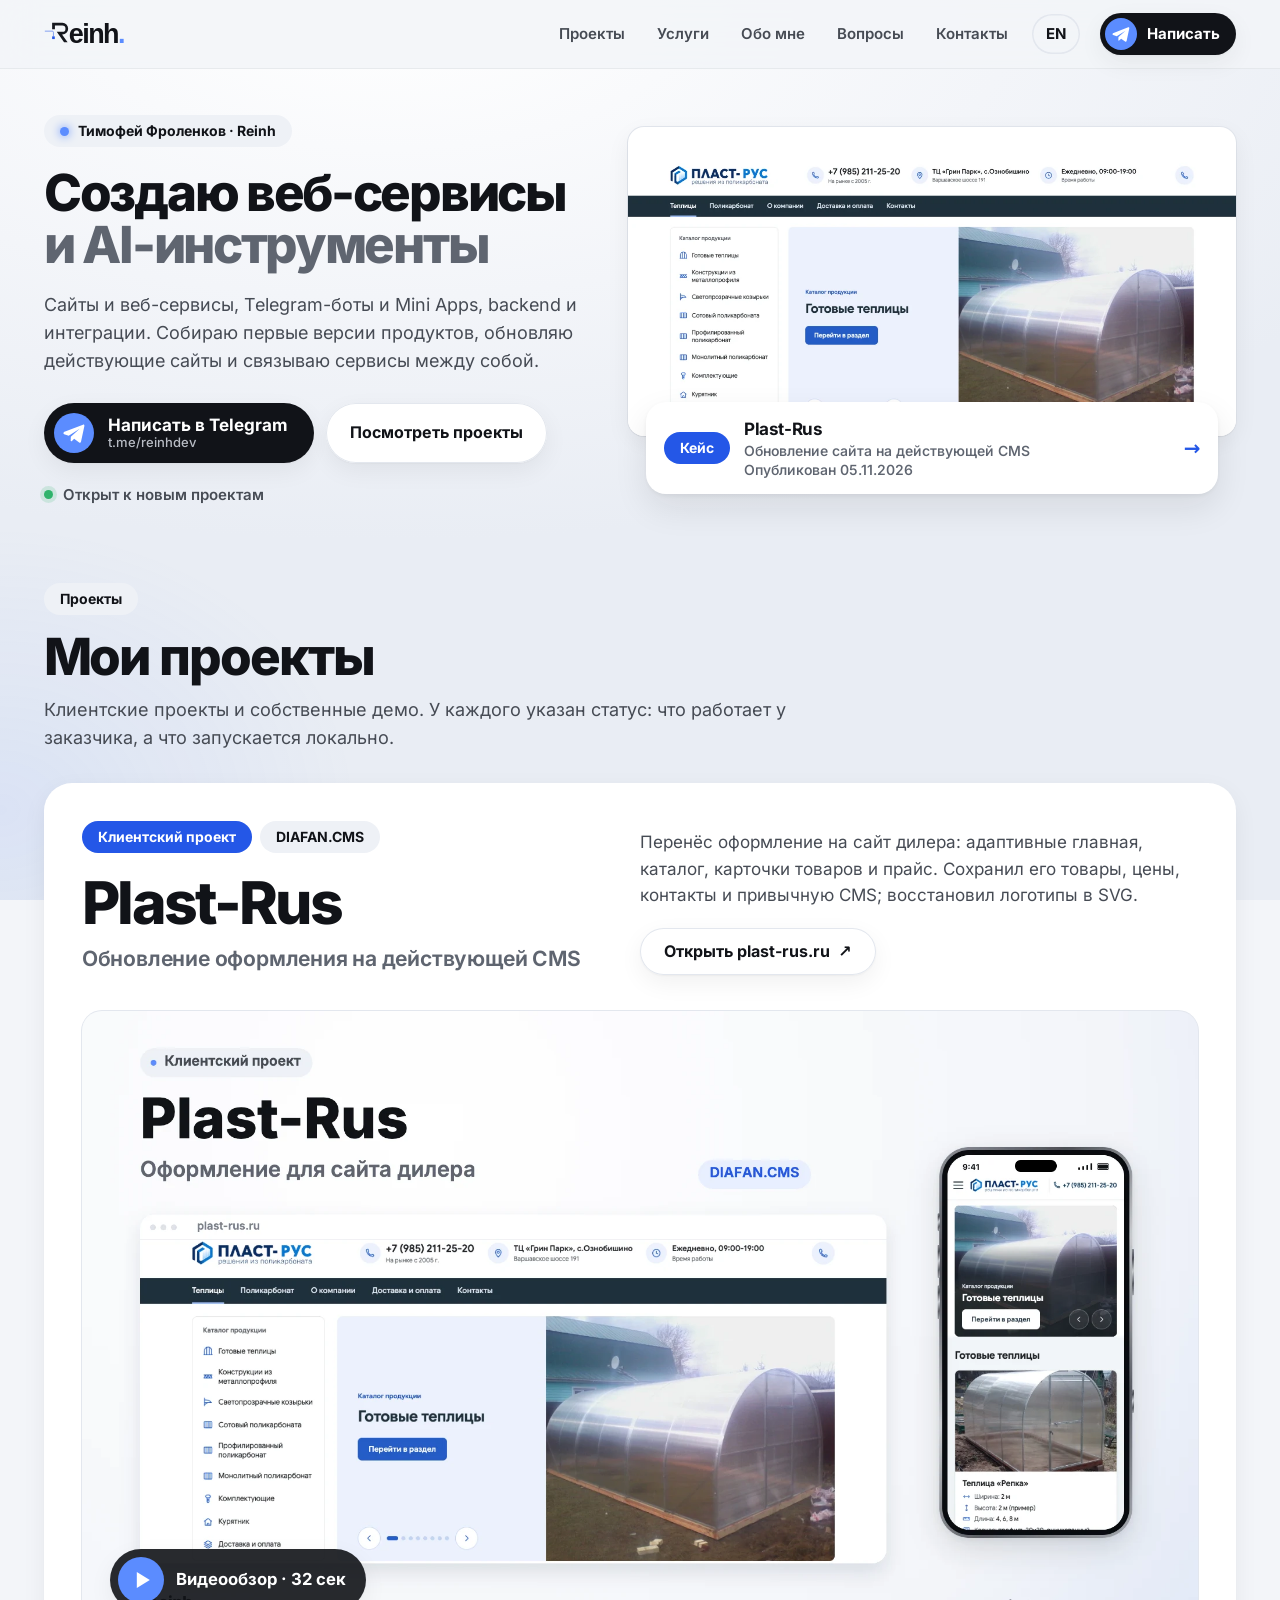
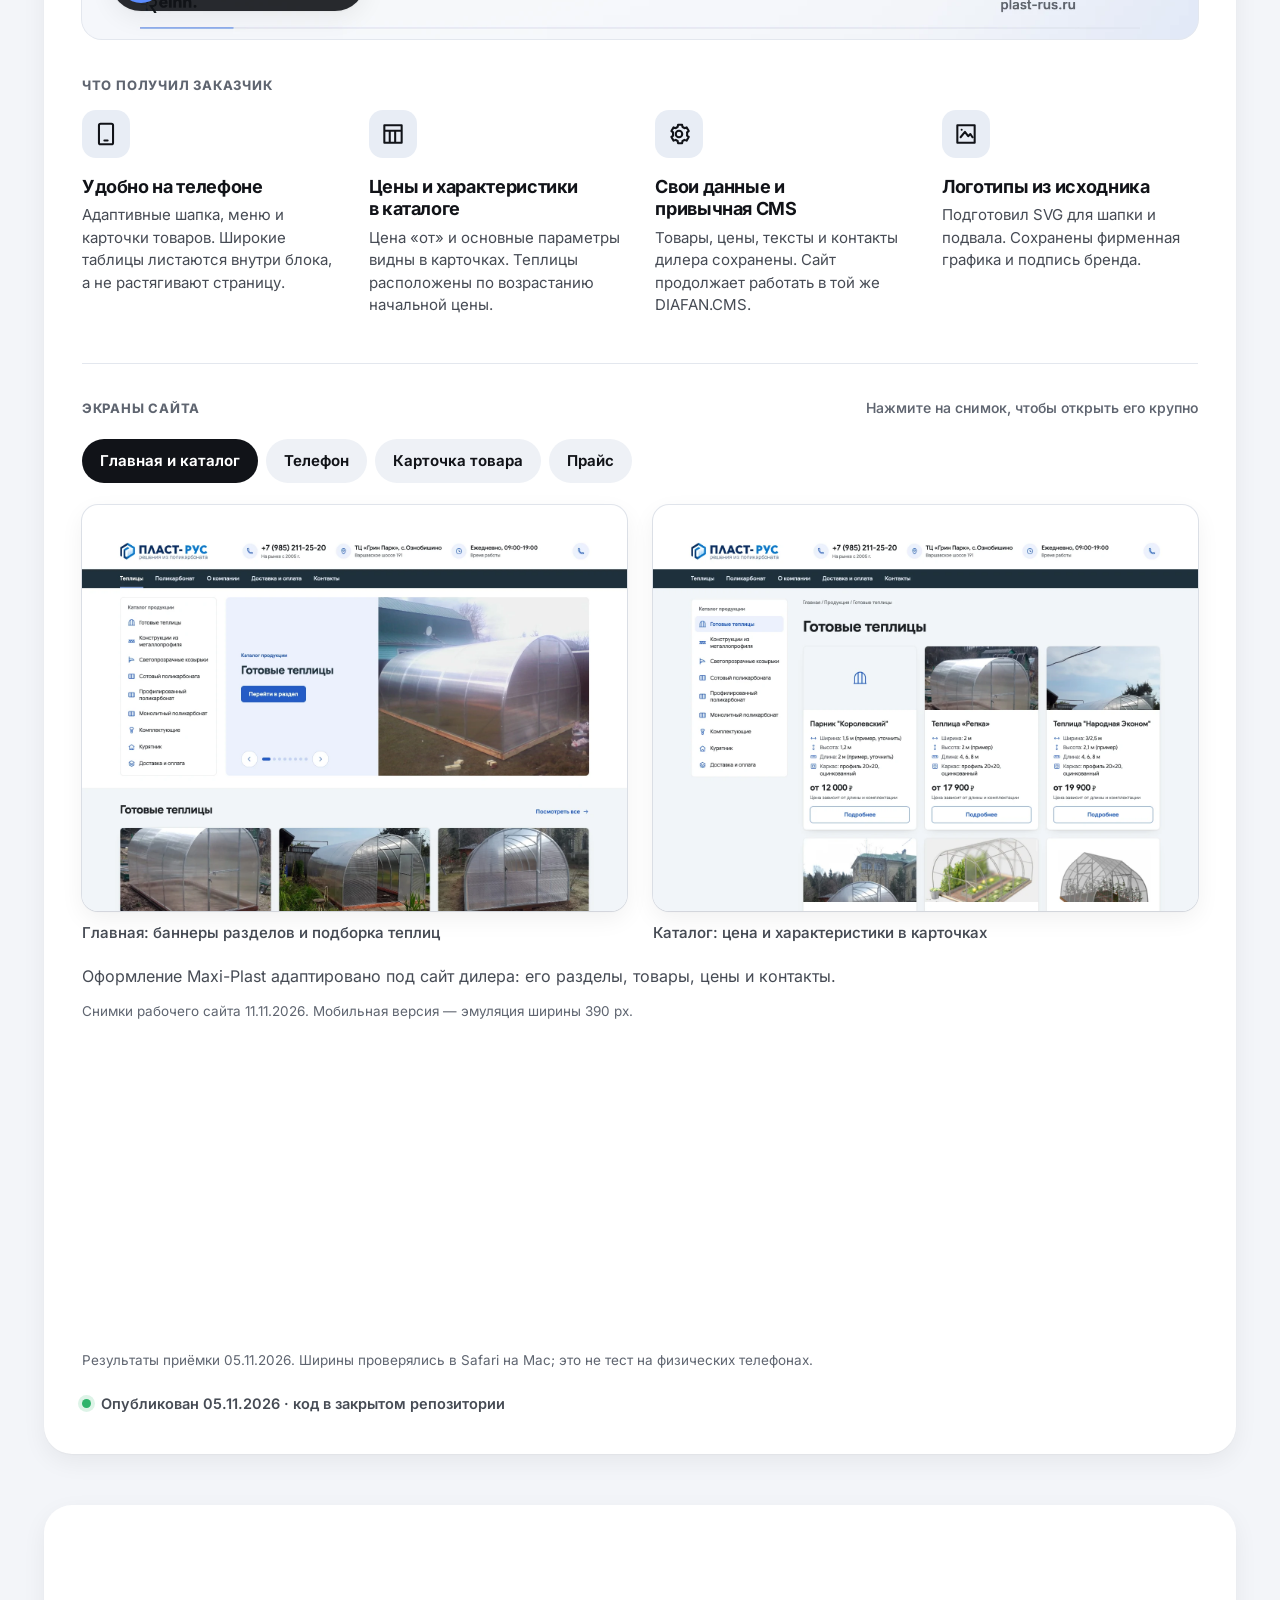
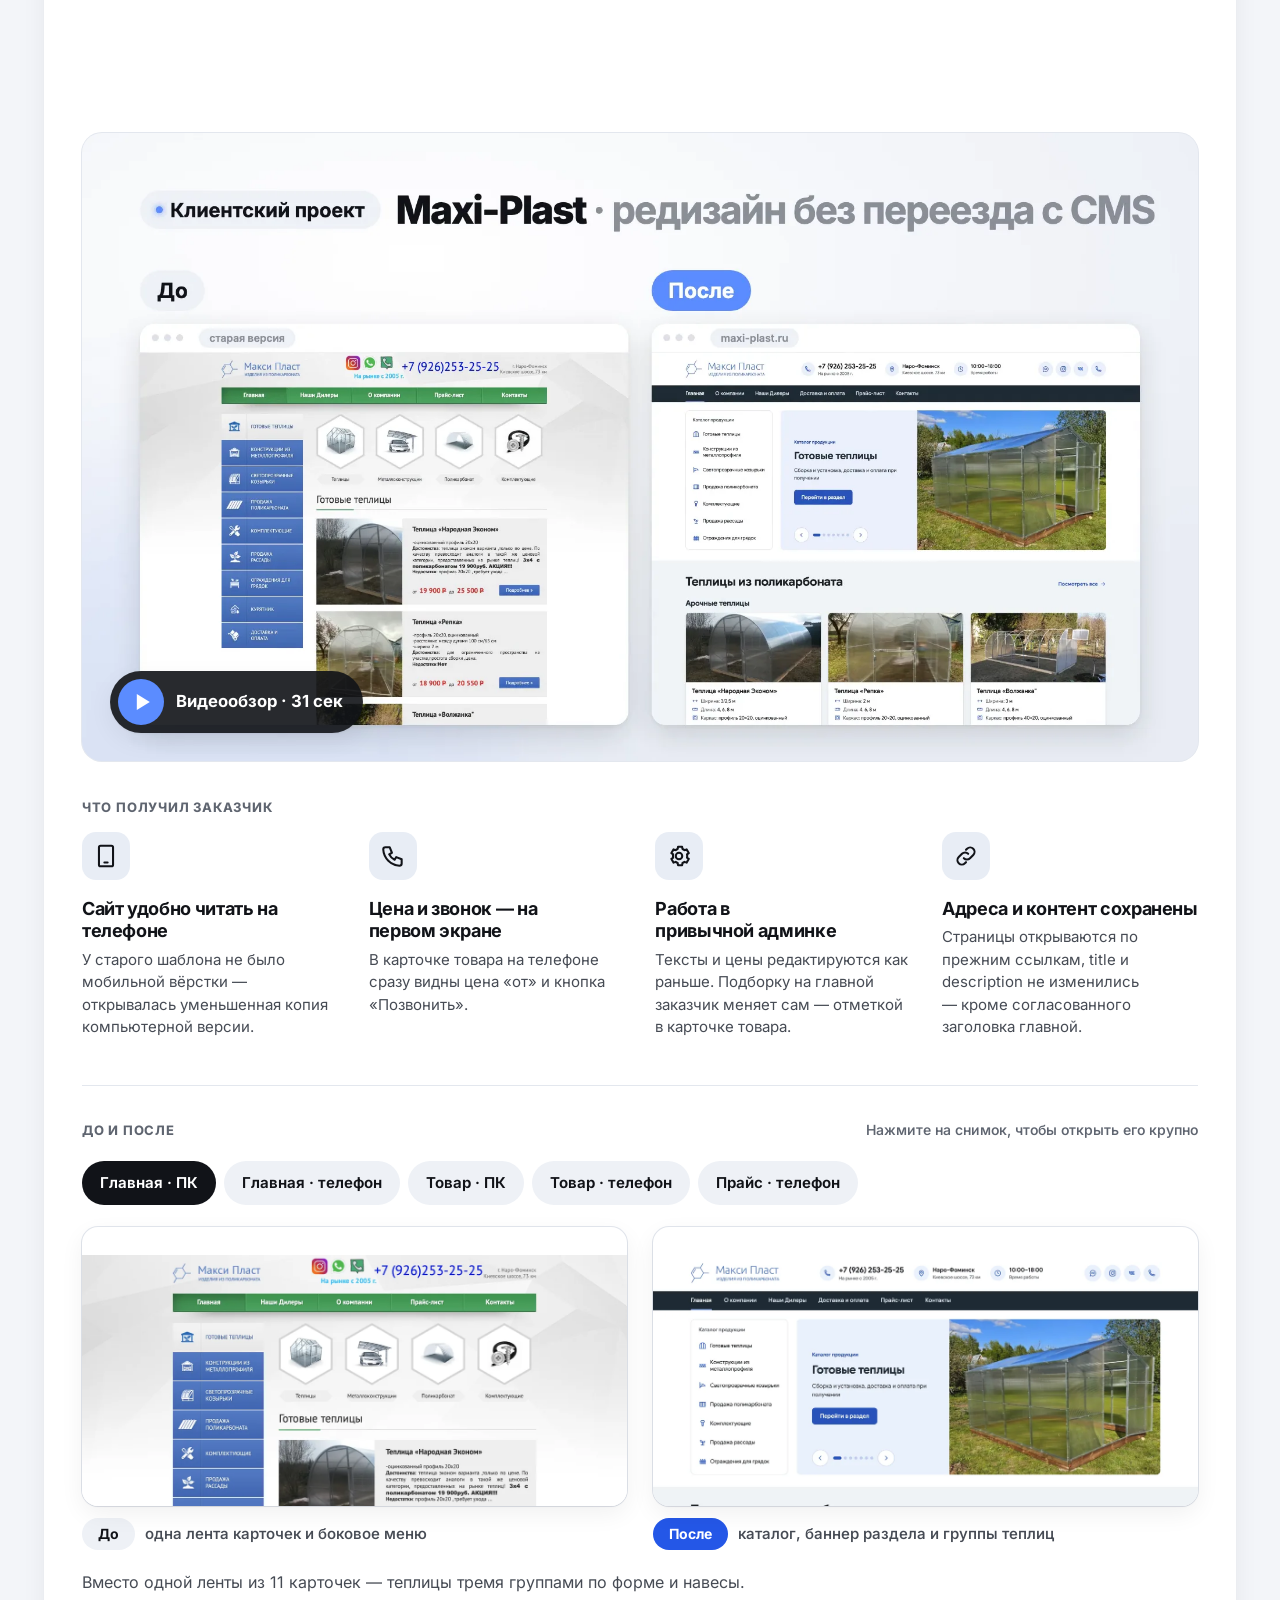
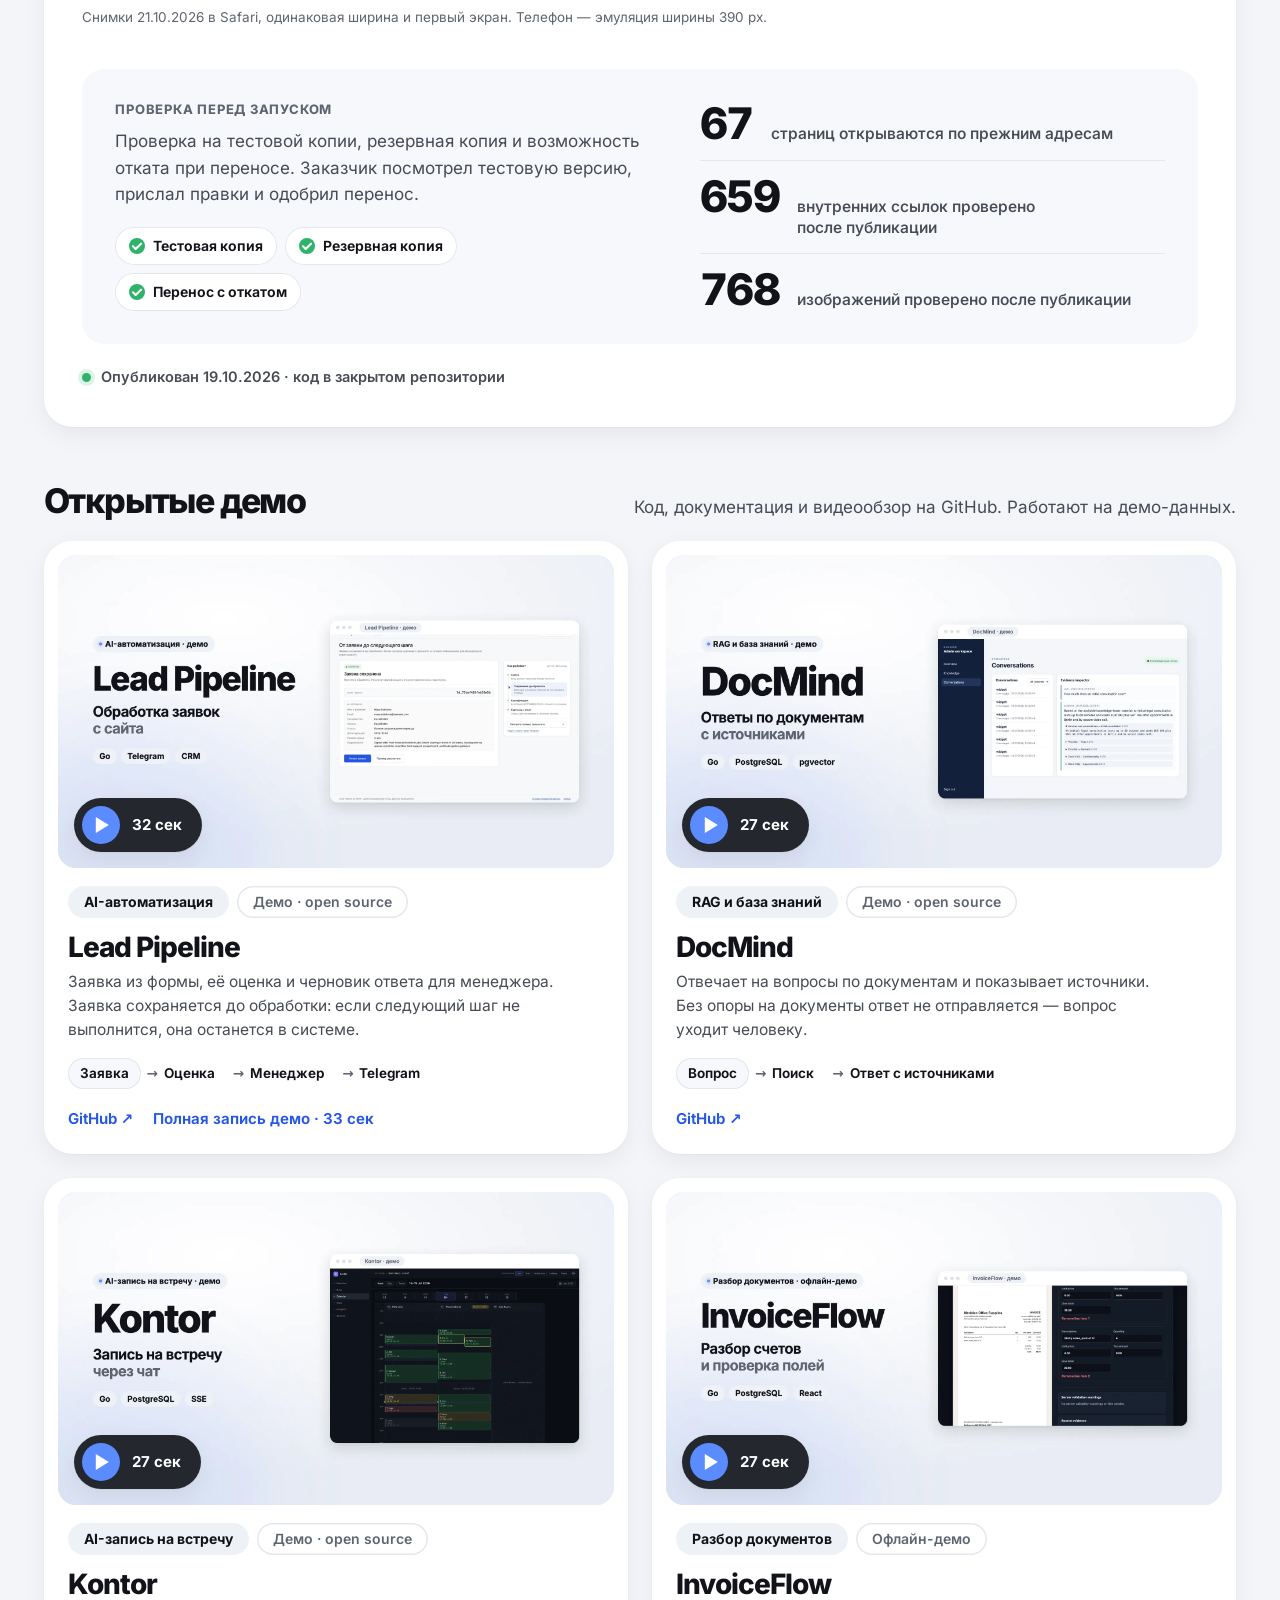
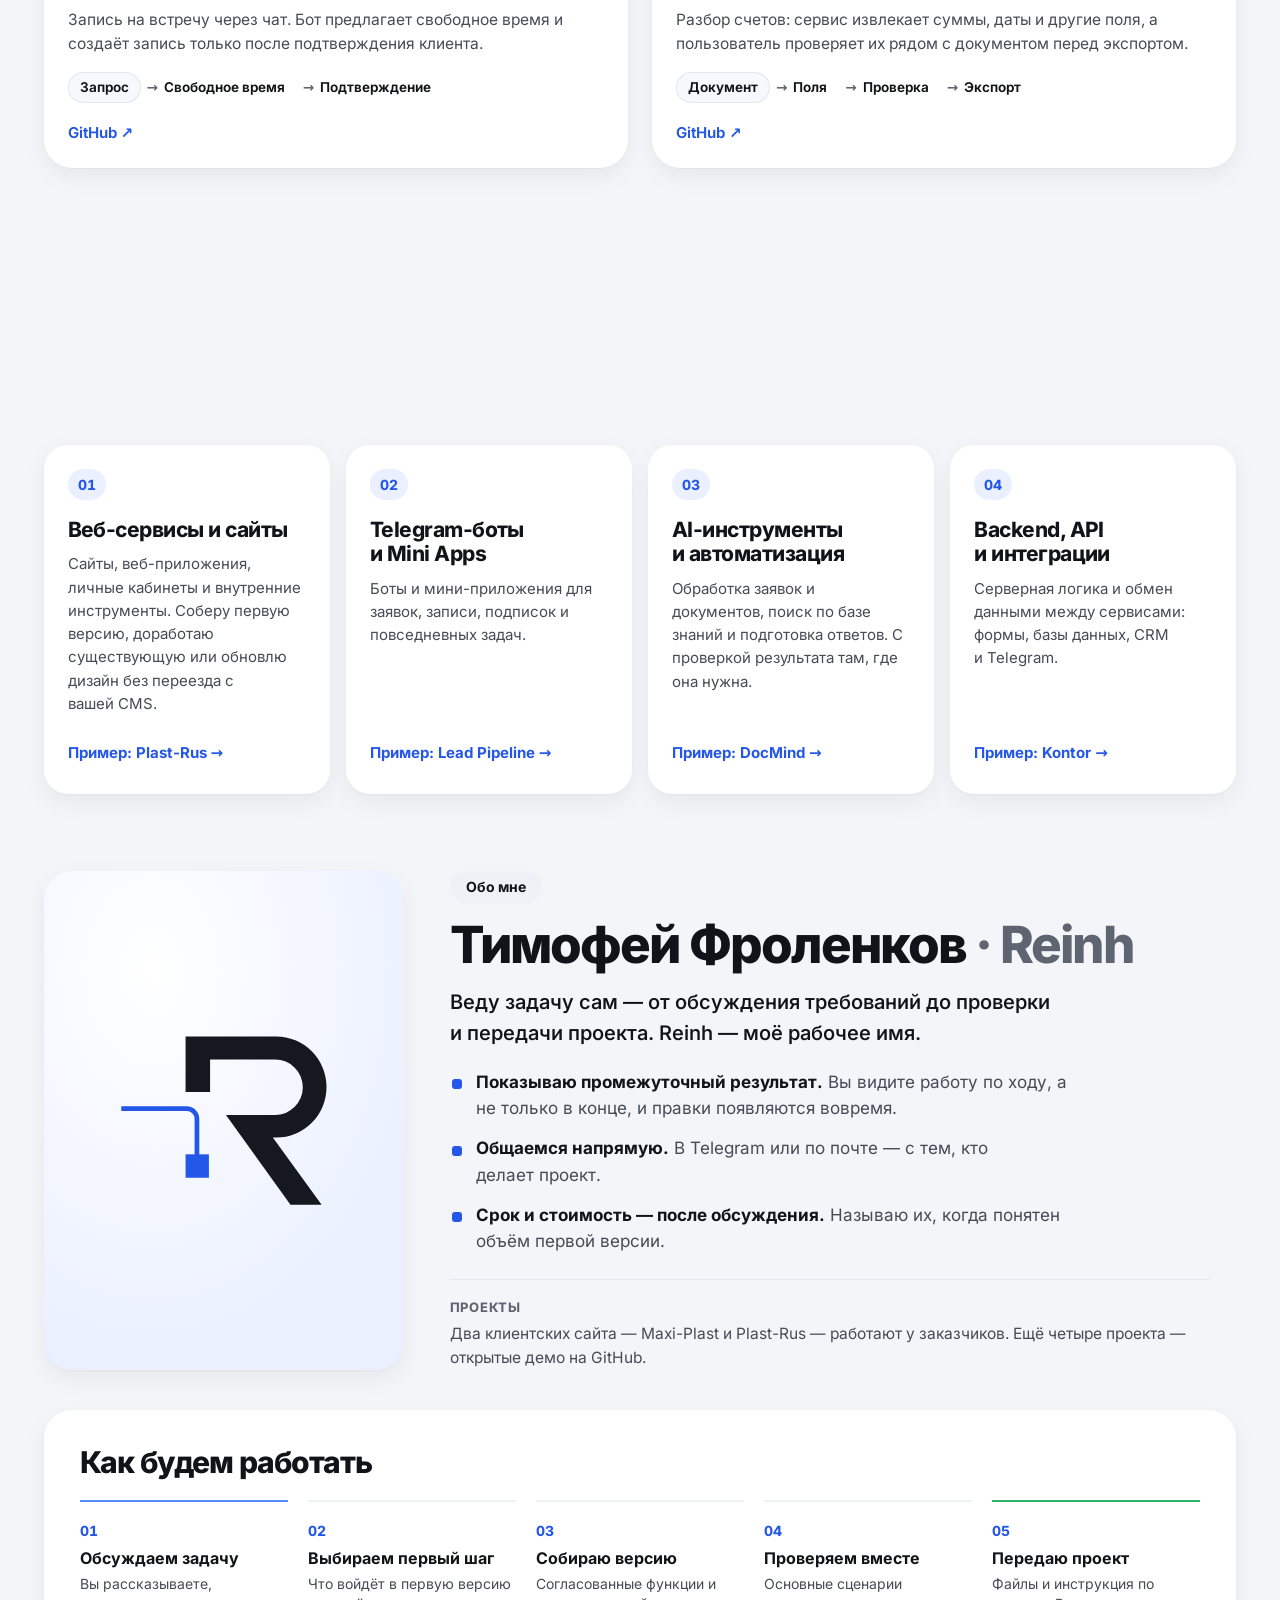
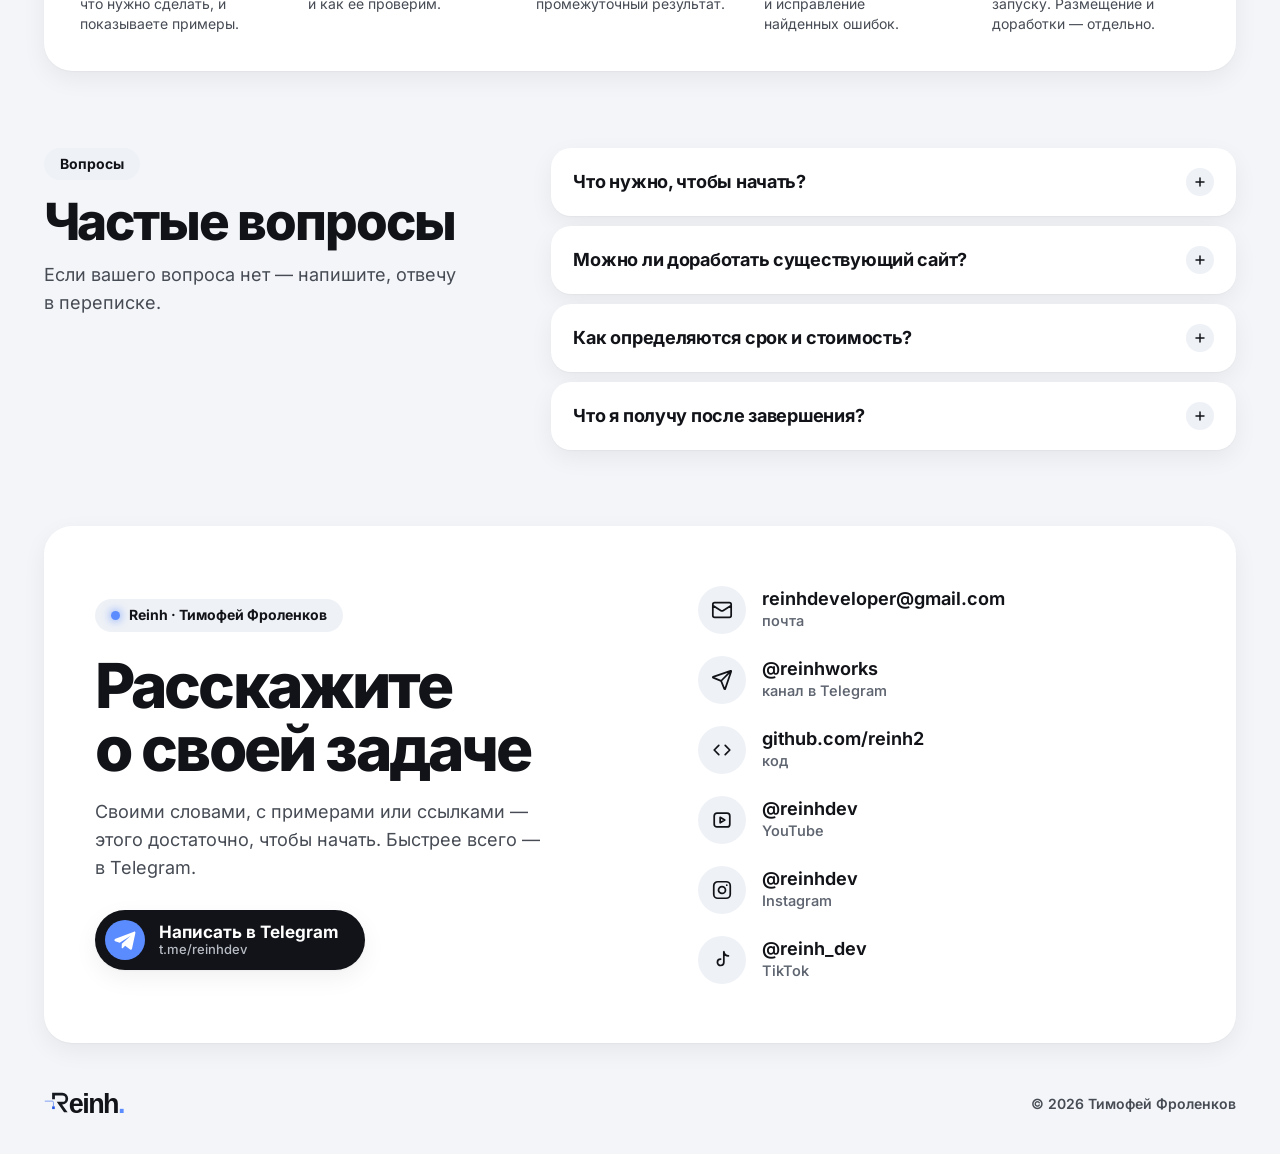
<file: index.html>
<!doctype html>
<html lang="ru">
<head>
<meta charset="utf-8">
<meta name="viewport" content="width=device-width,initial-scale=1">
<title>Reinh — Тимофей Фроленков | Сайты, веб-сервисы и AI-инструменты</title>
<meta name="description" content="Сайты и веб-сервисы, Telegram-боты и Mini Apps, AI-инструменты, backend и интеграции. Клиентские сайты на CMS и открытые демо-проекты.">
<link rel="canonical" href="https://reinh2.github.io/">
<link rel="alternate" hreflang="ru" href="https://reinh2.github.io/">
<link rel="alternate" hreflang="en" href="https://reinh2.github.io/en/">
<link rel="alternate" hreflang="x-default" href="https://reinh2.github.io/">
<meta name="theme-color" content="#F3F5F9">
<meta name="color-scheme" content="light">
<meta name="author" content="Тимофей Фроленков">
<!-- link preview -->
<meta property="og:type" content="website">
<meta property="og:url" content="https://reinh2.github.io/">
<meta property="og:site_name" content="Reinh">
<meta property="og:locale" content="ru_RU">
<meta property="og:locale:alternate" content="en_US">
<meta property="og:title" content="Reinh — Тимофей Фроленков | Сайты, веб-сервисы и AI-инструменты">
<meta property="og:description" content="Сайты и веб-сервисы, Telegram-боты и Mini Apps, AI-инструменты, backend и интеграции. Клиентские сайты на CMS и открытые демо-проекты.">
<meta property="og:image" content="https://reinh2.github.io/assets/og-reinh.png">
<meta property="og:image:type" content="image/png">
<meta property="og:image:width" content="1200">
<meta property="og:image:height" content="630">
<meta property="og:image:alt" content="Логотип reinh, Тимофей Фроленков: сайты, веб-сервисы и AI-инструменты. Рядом — новая главная Maxi-Plast">
<meta name="twitter:card" content="summary_large_image">
<link rel="icon" href="./assets/brand/favicon.svg" type="image/svg+xml">
<link rel="icon" href="./assets/brand/favicon-32.png" type="image/png" sizes="32x32">
<link rel="apple-touch-icon" href="./assets/brand/apple-touch-icon.png">
<link rel="preload" href="./fonts/inter-cyrillic.woff2" as="font" type="font/woff2" crossorigin>
<link rel="stylesheet" href="./style.css">
<script>document.documentElement.classList.add("js")</script>
<script src="./main.js" defer></script>
</head>
<body>
<a class="skip" href="#main">К содержимому</a>

<header class="top" id="top-bar">
  <div class="top-in">
    <a class="wordmark" href="#top" aria-label="Reinh — наверх"><img src="./assets/brand/reinh-mark-light.svg" width="36" height="32" alt=""><span>einh<span class="brand-dot">.</span></span></a>
    <nav class="nav" id="site-nav" aria-label="Разделы">
      <a href="#work">Проекты</a>
      <a href="#services">Услуги</a>
      <a href="#about">Обо мне</a>
      <a href="#faq">Вопросы</a>
      <a href="#contact">Контакты</a>
      <a class="lang" href="./en/" hreflang="en" lang="en" aria-label="English version">EN</a>
    </nav>
    <a class="tg tg-sm" href="https://t.me/reinhdev"><span class="plane" aria-hidden="true"></span>Написать</a>
    <button class="menu-btn" type="button" aria-expanded="false" aria-controls="site-nav" hidden>
      <span class="burger" aria-hidden="true"><i></i><i></i><i></i></span><span class="menu-label">Меню</span>
    </button>
  </div>
</header>

<main id="main">

<!-- ============ hero ============ -->
<section class="hero" id="top">
  <div class="hero-text">
    <span class="pill"><span class="dot" aria-hidden="true"></span>Тимофей Фроленков · Reinh</span>
    <h1><span class="h1-line">Создаю <span class="nw">веб-сервисы</span></span> <span class="h1-line muted">и&nbsp;<span class="nw">AI-инструменты</span></span></h1>
    <p class="lead">Сайты и веб-сервисы, Telegram-боты и Mini Apps, backend и интеграции. Собираю первые версии продуктов, обновляю действующие сайты и связываю сервисы между собой.</p>
    <div class="actions">
      <a class="tg" href="https://t.me/reinhdev"><span class="plane" aria-hidden="true"></span><span>Написать в Telegram<small>t.me/reinhdev</small></span></a>
      <a class="btn" href="#work">Посмотреть проекты</a>
    </div>
    <p class="status"><span class="live" aria-hidden="true"></span>Открыт к новым проектам</p>
  </div>

  <!-- the latest client project: a real screenshot and its status -->
  <a class="hero-shot" href="#plast-rus">
    <span class="frame"><img src="./assets/plast-rus/home-desktop-1200.webp" alt="" width="1200" height="553"></span>
    <span class="hero-tag">
      <span class="pill hot">Кейс</span>
      <span class="hero-tag-text"><b>Plast-Rus</b><span>Обновление сайта на действующей CMS</span><span>Опубликован 05.11.2026</span></span>
      <span class="arrow" aria-hidden="true">→</span>
    </span>
  </a>
</section>

<!-- ============ work ============ -->
<section class="section" id="work" aria-labelledby="work-title">
  <div class="head reveal">
    <span class="pill">Проекты</span>
    <h2 id="work-title">Мои проекты</h2>
    <p>Клиентские проекты и собственные демо. У каждого указан статус: что работает у заказчика, а что запускается локально.</p>
  </div>

  <!-- Plast-Rus -->
  <article class="case" id="plast-rus" aria-labelledby="plast-rus-title">
    <div class="case-intro reveal">
      <div class="case-text">
        <div class="chips">
          <span class="pill hot">Клиентский проект</span>
          <span class="pill">DIAFAN.CMS</span>
        </div>
        <h3 id="plast-rus-title">Plast-Rus</h3>
        <p class="sub">Обновление оформления на действующей CMS</p>
      </div>
      <div class="case-desc">
        <p>Перенёс оформление на сайт дилера: адаптивные главная, каталог, карточки товаров и прайс. Сохранил его товары, цены, контакты и привычную CMS; восстановил логотипы в SVG.</p>
        <a class="btn" href="https://plast-rus.ru/" target="_blank" rel="noopener">Открыть plast-rus.ru <span aria-hidden="true">↗</span></a>
      </div>
    </div>
    <div class="player player-wide reveal" data-player>
      <video controls preload="none" playsinline poster="./assets/plast-rus/plast-rus-poster.webp?v=latin-name" width="1920" height="1080" aria-label="Видеообзор кейса Plast-Rus, 32 секунды, со звуком">
        <source src="./assets/plast-rus/plast-rus-case-ru-720.mp4?v=latin-name" type="video/mp4" media="(max-width: 700px)">
        <source src="./assets/plast-rus/plast-rus-case-ru.mp4?v=latin-name" type="video/mp4">
        <a href="./assets/plast-rus/plast-rus-case-ru.mp4?v=latin-name">Скачать видеообзор Plast-Rus (MP4)</a>
      </video>
      <button class="play" type="button" hidden><span class="tri" aria-hidden="true"></span><span class="play-label">Видеообзор · 32 сек</span></button>
      <p class="player-msg" role="status"></p>
    </div>
    <div class="gain reveal">
      <h4 class="kicker">Что получил заказчик</h4>
      <ul class="gain-list">
        <li><span class="glyph" aria-hidden="true"><svg viewBox="0 0 24 24"><path d="M7 2.5h10a1.5 1.5 0 0 1 1.5 1.5v16a1.5 1.5 0 0 1-1.5 1.5H7A1.5 1.5 0 0 1 5.5 20V4A1.5 1.5 0 0 1 7 2.5z M10.5 18h3"/></svg></span><b>Удобно на телефоне</b><span>Адаптивные шапка, меню и карточки товаров. Широкие таблицы листаются внутри блока, а не растягивают страницу.</span></li>
        <li><span class="glyph" aria-hidden="true"><svg viewBox="0 0 24 24"><path d="M4 4h16v16H4z M4 9h16 M9 9v11 M14 9v11"/></svg></span><b>Цены и характеристики в каталоге</b><span>Цена «от» и основные параметры видны в карточках. Теплицы расположены по возрастанию начальной цены.</span></li>
        <li><span class="glyph" aria-hidden="true"><svg viewBox="0 0 24 24"><path d="M12 9a3 3 0 1 0 0 6 3 3 0 0 0 0-6z M19.4 13.5l1.6 1.2-2 3.4-1.9-.7a7 7 0 0 1-1.9 1.1l-.3 2h-3.8l-.3-2a7 7 0 0 1-1.9-1.1l-1.9.7-2-3.4 1.6-1.2a7 7 0 0 1 0-3l-1.6-1.2 2-3.4 1.9.7a7 7 0 0 1 1.9-1.1l.3-2h3.8l.3 2a7 7 0 0 1 1.9 1.1l1.9-.7 2 3.4-1.6 1.2a7 7 0 0 1 0 3z"/></svg></span><b>Свои данные и привычная CMS</b><span>Товары, цены, тексты и контакты дилера сохранены. Сайт продолжает работать в той же DIAFAN.CMS.</span></li>
        <li><span class="glyph" aria-hidden="true"><svg viewBox="0 0 24 24"><path d="M4 4h16v16H4z M7 15l4-5 3 4 2-2 2 3 M8 8h.01"/></svg></span><b>Логотипы из исходника</b><span>Подготовил SVG для шапки и подвала. Сохранены фирменная графика и подпись бренда.</span></li>
      </ul>
    </div>
    <div class="compare reveal" data-compare>
      <div class="compare-head">
        <h4 class="kicker" id="plast-gallery-title">Экраны сайта</h4>
        <p class="hint">Нажмите на снимок, чтобы открыть его крупно</p>
      </div>
      <div class="tabs-wrap" hidden>
        <div class="tabs" role="tablist" aria-labelledby="plast-gallery-title">
          <button type="button" role="tab" id="plast-tab-1" aria-controls="plast-panel-1" aria-selected="true">Главная и каталог</button>
          <button type="button" role="tab" id="plast-tab-2" aria-controls="plast-panel-2" aria-selected="false" tabindex="-1">Телефон</button>
          <button type="button" role="tab" id="plast-tab-3" aria-controls="plast-panel-3" aria-selected="false" tabindex="-1">Карточка товара</button>
          <button type="button" role="tab" id="plast-tab-4" aria-controls="plast-panel-4" aria-selected="false" tabindex="-1">Прайс</button>
        </div>
      </div>
      <section class="pair" id="plast-panel-1" role="tabpanel" aria-labelledby="plast-tab-1" tabindex="0">
        <h5 class="pair-title">Главная и каталог</h5>
        <div class="pair-view">
          <figure class="shot"><a class="frame" href="./assets/plast-rus/home-desktop.webp" data-zoom><img src="./assets/plast-rus/home-desktop.webp" width="1440" height="1000" loading="lazy" alt="Главная: баннеры разделов и подборка теплиц"></a><figcaption>Главная: баннеры разделов и подборка теплиц</figcaption></figure>
          <figure class="shot"><a class="frame" href="./assets/plast-rus/catalog-desktop.webp" data-zoom><img src="./assets/plast-rus/catalog-desktop.webp" width="1440" height="1000" loading="lazy" alt="Каталог: цена и характеристики в карточках"></a><figcaption>Каталог: цена и характеристики в карточках</figcaption></figure>
        </div>
        <p class="why">Оформление Maxi-Plast адаптировано под сайт дилера: его разделы, товары, цены и контакты.</p>
      </section>
      <section class="pair phones" id="plast-panel-2" role="tabpanel" aria-labelledby="plast-tab-2" tabindex="0">
        <h5 class="pair-title">Телефон</h5>
        <div class="pair-view">
          <figure class="shot"><a class="frame phone" href="./assets/plast-rus/home-mobile.webp" data-zoom><img src="./assets/plast-rus/home-mobile.webp" width="390" height="844" loading="lazy" alt="Главная на экране 390 px"></a><figcaption>Главная на экране 390 px</figcaption></figure>
          <figure class="shot"><a class="frame phone" href="./assets/plast-rus/product-mobile.webp" data-zoom><img src="./assets/plast-rus/product-mobile.webp" width="390" height="844" loading="lazy" alt="Фото, цена и кнопка звонка на телефоне"></a><figcaption>Фото, цена и кнопка звонка на телефоне</figcaption></figure>
        </div>
        <p class="why">Основные действия доступны на узком экране: открыть меню, перейти к товару и позвонить.</p>
      </section>
      <section class="pair" id="plast-panel-3" role="tabpanel" aria-labelledby="plast-tab-3" tabindex="0">
        <h5 class="pair-title">Карточка товара</h5>
        <div class="pair-view single">
          <figure class="shot"><a class="frame" href="./assets/plast-rus/product-desktop.webp" data-zoom><img src="./assets/plast-rus/product-desktop.webp" width="1440" height="900" loading="lazy" alt="Галерея, цена и варианты комплектации"></a><figcaption>Галерея, цена и варианты комплектации</figcaption></figure>
        </div>
        <p class="why">Галерея и цена рядом с описанием; варианты и подробные цены остаются на этой же странице.</p>
      </section>
      <section class="pair phones" id="plast-panel-4" role="tabpanel" aria-labelledby="plast-tab-4" tabindex="0">
        <h5 class="pair-title">Прайс</h5>
        <div class="pair-view single">
          <figure class="shot"><a class="frame phone" href="./assets/plast-rus/price-mobile.webp" data-zoom><img src="./assets/plast-rus/price-mobile.webp" width="390" height="1000" loading="lazy" alt="Таблица прайса с внутренней прокруткой"></a><figcaption>Таблица прайса с внутренней прокруткой</figcaption></figure>
        </div>
        <p class="why">Содержимое прайса сохранено. Широкую таблицу можно листать внутри её блока.</p>
      </section>
      <p class="fine">Снимки рабочего сайта 11.11.2026. Мобильная версия — эмуляция ширины 390 px.</p>
    </div>
    <div class="launch reveal">
      <div class="launch-text">
        <h4 class="kicker">Проверка перед запуском</h4>
        <p>Проверил оформление на тестовой копии, подготовил резерв и возможность отката. После переноса сверил рабочие страницы, навигацию и сохранность данных.</p>
        <ol class="launch-steps">
          <li>Тестовая копия</li>
          <li>Резервная копия</li>
          <li>Проверка после переноса</li>
        </ol>
      </div>
      <dl class="checked">
        <div><dt>27</dt><dd>публичных адресов проверено, включая настоящую 404</dd></div>
        <div><dt>11</dt><dd>карточек теплиц: цены и описания сохранены</dd></div>
        <div><dt>3</dt><dd>ширины экрана: 320, 390 и 1280 px</dd></div>
      </dl>
    </div>
    <p class="fine">Результаты приёмки 05.11.2026. Ширины проверялись в Safari на Mac; это не тест на физических телефонах.</p>
    <p class="case-status"><span class="live" aria-hidden="true"></span>Опубликован 05.11.2026 · код в закрытом репозитории</p>
  </article>

  <!-- Maxi-Plast -->
  <article class="case" id="case" aria-labelledby="case-title">
    <div class="case-intro reveal">
      <div class="case-text">
        <div class="chips">
          <span class="pill hot">Клиентский проект</span>
          <span class="pill">DIAFAN.CMS 5.4</span>
        </div>
        <h3 id="case-title">Maxi-Plast</h3>
        <p class="sub">Редизайн рабочего сайта без переезда с CMS</p>
      </div>
      <div class="case-desc">
        <p>Обновил сайт производителя теплиц: адаптивная главная, каталог, карточки товаров и прайс. Новый дизайн встроен в действующую DIAFAN.CMS — без переезда на другую систему.</p>
        <a class="btn" href="https://maxi-plast.ru/" target="_blank" rel="noopener">Открыть maxi-plast.ru <span aria-hidden="true">↗</span></a>
      </div>
    </div>

    <!-- wide video block -->
    <div class="player player-wide reveal" data-player>
      <video controls preload="none" playsinline poster="./assets/maxi-plast/maxi-case-ru-poster.webp" width="1920" height="1080" aria-label="Видеообзор кейса Maxi-Plast, 31 секунда, со звуком">
        <source src="./assets/maxi-plast/maxi-case-ru-720.mp4" type="video/mp4" media="(max-width: 700px)">
        <source src="./assets/maxi-plast/maxi-case-ru.mp4" type="video/mp4">
        <a href="./assets/maxi-plast/maxi-case-ru.mp4">Скачать видеообзор Maxi-Plast (MP4)</a>
      </video>
      <button class="play" type="button" hidden><span class="tri" aria-hidden="true"></span><span class="play-label">Видеообзор · 31 сек</span></button>
      <p class="player-msg" role="status"></p>
    </div>

    <!-- what the client got -->
    <div class="gain reveal">
      <h4 class="kicker">Что получил заказчик</h4>
      <ul class="gain-list">
        <li><span class="glyph" aria-hidden="true"><svg viewBox="0 0 24 24"><path d="M7 2.5h10a1.5 1.5 0 0 1 1.5 1.5v16a1.5 1.5 0 0 1-1.5 1.5H7A1.5 1.5 0 0 1 5.5 20V4A1.5 1.5 0 0 1 7 2.5z M10.5 18h3"/></svg></span><b>Сайт удобно читать на телефоне</b><span>У старого шаблона не было мобильной вёрстки — открывалась уменьшенная копия компьютерной версии.</span></li>
        <li><span class="glyph" aria-hidden="true"><svg viewBox="0 0 24 24"><path d="M5 4h4l2 5-2.5 1.5a11 11 0 0 0 5 5L15 13l5 2v4a2 2 0 0 1-2 2A16 16 0 0 1 3 6a2 2 0 0 1 2-2z"/></svg></span><b>Цена и звонок — на первом экране</b><span>В карточке товара на телефоне сразу видны цена «от» и кнопка «Позвонить».</span></li>
        <li><span class="glyph" aria-hidden="true"><svg viewBox="0 0 24 24"><path d="M12 9a3 3 0 1 0 0 6 3 3 0 0 0 0-6z M19.4 13.5l1.6 1.2-2 3.4-1.9-.7a7 7 0 0 1-1.9 1.1l-.3 2h-3.8l-.3-2a7 7 0 0 1-1.9-1.1l-1.9.7-2-3.4 1.6-1.2a7 7 0 0 1 0-3l-1.6-1.2 2-3.4 1.9.7a7 7 0 0 1 1.9-1.1l.3-2h3.8l.3 2a7 7 0 0 1 1.9 1.1l1.9-.7 2 3.4-1.6 1.2a7 7 0 0 1 0 3z"/></svg></span><b>Работа в привычной админке</b><span>Тексты и цены редактируются как раньше. Подборку на главной заказчик меняет сам — отметкой в карточке товара.</span></li>
        <li><span class="glyph" aria-hidden="true"><svg viewBox="0 0 24 24"><path d="M10 14a4 4 0 0 0 5.7 0l3-3a4 4 0 0 0-5.7-5.7l-1 1 M14 10a4 4 0 0 0-5.7 0l-3 3a4 4 0 0 0 5.7 5.7l1-1"/></svg></span><b>Адреса и контент сохранены</b><span>Страницы открываются по прежним ссылкам, title и description не изменились — кроме согласованного заголовка главной.</span></li>
      </ul>
    </div>

    <!-- before / after: without JS every pair is shown one after another -->
    <div class="compare reveal" data-compare>
      <div class="compare-head">
        <h4 class="kicker" id="compare-title">До и после</h4>
        <p class="hint">Нажмите на снимок, чтобы открыть его крупно</p>
      </div>
      <div class="tabs-wrap" hidden>
        <div class="tabs" role="tablist" aria-labelledby="compare-title">
          <button type="button" role="tab" id="tab-1" aria-controls="pair-1" aria-selected="true">Главная · ПК</button>
          <button type="button" role="tab" id="tab-2" aria-controls="pair-2" aria-selected="false" tabindex="-1">Главная · телефон</button>
          <button type="button" role="tab" id="tab-3" aria-controls="pair-3" aria-selected="false" tabindex="-1">Товар · ПК</button>
          <button type="button" role="tab" id="tab-4" aria-controls="pair-4" aria-selected="false" tabindex="-1">Товар · телефон</button>
          <button type="button" role="tab" id="tab-5" aria-controls="pair-5" aria-selected="false" tabindex="-1">Прайс · телефон</button>
        </div>
      </div>

      <section class="pair" id="pair-1" role="tabpanel" aria-labelledby="tab-1" tabindex="0">
        <h5 class="pair-title">Главная на компьютере</h5>
        <div class="pair-view">
          <figure class="shot"><a class="frame" href="./assets/maxi-plast/01-home-desktop-before-2880.webp" data-zoom><img src="./assets/maxi-plast/01-home-desktop-before-1200.webp" width="1200" height="553" loading="lazy" alt="До: старая главная на компьютере — одна лента карточек и боковое меню"></a><figcaption><span class="pill">До</span>одна лента карточек и боковое меню</figcaption></figure>
          <figure class="shot"><a class="frame" href="./assets/maxi-plast/01-home-desktop-after-2880.webp" data-zoom><img src="./assets/maxi-plast/01-home-desktop-after-1200.webp" width="1200" height="553" loading="lazy" alt="После: новая главная на компьютере — каталог, баннер раздела и группы теплиц"></a><figcaption><span class="pill hot">После</span>каталог, баннер раздела и группы теплиц</figcaption></figure>
        </div>
        <p class="why">Вместо одной ленты из 11 карточек — теплицы тремя группами по форме и навесы.</p>
      </section>

      <section class="pair phones" id="pair-2" role="tabpanel" aria-labelledby="tab-2" tabindex="0">
        <h5 class="pair-title">Главная на телефоне</h5>
        <div class="pair-view">
          <figure class="shot"><a class="frame phone" href="./assets/maxi-plast/02-home-mobile-before-780.webp" data-zoom><img src="./assets/maxi-plast/02-home-mobile-before-780.webp" width="780" height="1456" loading="lazy" alt="До: старая главная на экране 390 px — уменьшенная компьютерная страница"></a><figcaption><span class="pill">До</span>компьютерная страница, уменьшенная под экран</figcaption></figure>
          <figure class="shot"><a class="frame phone" href="./assets/maxi-plast/02-home-mobile-after-780.webp" data-zoom><img src="./assets/maxi-plast/02-home-mobile-after-780.webp" width="780" height="1456" loading="lazy" alt="После: новая главная на экране 390 px — меню, логотип, телефон и баннер раздела"></a><figcaption><span class="pill hot">После</span>меню, логотип, телефон и баннер раздела</figcaption></figure>
        </div>
        <p class="why">На телефоне 7 теплиц и металлоконструкция, всё читается без увеличения.</p>
      </section>

      <section class="pair" id="pair-3" role="tabpanel" aria-labelledby="tab-3" tabindex="0">
        <h5 class="pair-title">Карточка товара на компьютере</h5>
        <div class="pair-view">
          <figure class="shot"><a class="frame" href="./assets/maxi-plast/03-product-desktop-before-2880.webp" data-zoom><img src="./assets/maxi-plast/03-product-desktop-before-1200.webp" width="1200" height="553" loading="lazy" alt="До: карточка теплицы на компьютере — фото и описание, цены ниже в таблице"></a><figcaption><span class="pill">До</span>фото и описание, цены ниже в таблице</figcaption></figure>
          <figure class="shot"><a class="frame" href="./assets/maxi-plast/03-product-desktop-after-2880.webp" data-zoom><img src="./assets/maxi-plast/03-product-desktop-after-1200.webp" width="1200" height="553" loading="lazy" alt="После: та же карточка — галерея, цена «от» и кнопка звонка рядом с фото"></a><figcaption><span class="pill hot">После</span>галерея, цена «от» и кнопка звонка рядом с фото</figcaption></figure>
        </div>
        <p class="why">Галерея со стрелками, счётчиком, свайпом и увеличением фото: заказчик собирается добавлять больше 10 фото на товар.</p>
      </section>

      <section class="pair phones" id="pair-4" role="tabpanel" aria-labelledby="tab-4" tabindex="0">
        <h5 class="pair-title">Карточка товара на телефоне</h5>
        <div class="pair-view">
          <figure class="shot"><a class="frame phone" href="./assets/maxi-plast/04-product-mobile-before-780.webp" data-zoom><img src="./assets/maxi-plast/04-product-mobile-before-780.webp" width="780" height="1456" loading="lazy" alt="До: карточка теплицы на экране 390 px — текст и цены нужно увеличивать пальцами"></a><figcaption><span class="pill">До</span>текст и цены нужно увеличивать пальцами</figcaption></figure>
          <figure class="shot"><a class="frame phone" href="./assets/maxi-plast/04-product-mobile-after-780.webp" data-zoom><img src="./assets/maxi-plast/04-product-mobile-after-780.webp" width="780" height="1456" loading="lazy" alt="После: та же карточка на экране 390 px — фото, цена «от» и кнопка «Позвонить» на первом экране"></a><figcaption><span class="pill hot">После</span>фото, цена «от» и «Позвонить» на первом экране</figcaption></figure>
        </div>
        <p class="why">Подпись под ценой объясняет, от чего она зависит.</p>
      </section>

      <section class="pair phones" id="pair-5" role="tabpanel" aria-labelledby="tab-5" tabindex="0">
        <h5 class="pair-title">Прайс на телефоне</h5>
        <div class="pair-view">
          <figure class="shot"><a class="frame phone" href="./assets/maxi-plast/05-price-mobile-before-780.webp" data-zoom><img src="./assets/maxi-plast/05-price-mobile-before-780.webp" width="780" height="1456" loading="lazy" alt="До: таблица цен на экране 390 px — уменьшена вместе со страницей"></a><figcaption><span class="pill">До</span>таблица уменьшена вместе со страницей</figcaption></figure>
          <figure class="shot"><a class="frame phone" href="./assets/maxi-plast/05-price-mobile-after-780.webp" data-zoom><img src="./assets/maxi-plast/05-price-mobile-after-780.webp" width="780" height="1456" loading="lazy" alt="После: та же таблица на экране 390 px листается внутри блока, рядом подсказка"></a><figcaption><span class="pill hot">После</span>таблица листается внутри блока, есть подсказка</figcaption></figure>
        </div>
        <p class="why">Данные прайса те же. Широкие таблицы больше не превращаются в мелкий текст.</p>
      </section>

      <p class="fine">Снимки 21.10.2026 в Safari, одинаковая ширина и первый экран. Телефон — эмуляция ширины 390 px.</p>
    </div>

    <!-- launch: how the change reached the working site, then the numbers checked after it -->
    <div class="launch reveal">
      <div class="launch-text">
        <h4 class="kicker">Проверка перед запуском</h4>
        <p>Проверка на тестовой копии, резервная копия и возможность отката при переносе. Заказчик посмотрел тестовую версию, прислал правки и одобрил перенос.</p>
        <ol class="launch-steps">
          <li>Тестовая копия</li>
          <li>Резервная копия</li>
          <li>Перенос с откатом</li>
        </ol>
      </div>
      <dl class="checked">
        <div><dt>67</dt><dd>страниц открываются по прежним адресам</dd></div>
        <div><dt>659</dt><dd>внутренних ссылок проверено после публикации</dd></div>
        <div><dt>768</dt><dd>изображений проверено после публикации</dd></div>
      </dl>
    </div>
    <p class="case-status"><span class="live" aria-hidden="true"></span>Опубликован 19.10.2026 · код в закрытом репозитории</p>
  </article>


  <!-- demos -->
  <div class="demos-head reveal">
    <h3>Открытые демо</h3>
    <p>Код, документация и видеообзор на GitHub. Работают на демо-данных.</p>
  </div>
  <div class="demos">
    <article class="demo reveal" id="lead" aria-labelledby="lead-title">
      <div class="player" data-player>
        <video controls preload="none" playsinline poster="./assets/motion/lead-ru-poster.webp" width="1920" height="1080" aria-label="Видеообзор Lead Pipeline, 32 секунды, со звуком">
          <source src="./assets/motion/lead-ru-720.mp4" type="video/mp4" media="(max-width: 700px)">
          <source src="./assets/motion/lead-ru.mp4" type="video/mp4">
          <a href="./assets/motion/lead-ru.mp4">Скачать видеообзор (MP4)</a>
        </video>
        <button class="play" type="button" hidden><span class="tri" aria-hidden="true"></span><span class="play-label">32 сек</span></button>
        <p class="player-msg" role="status"></p>
      </div>
      <div class="chips"><span class="pill">AI-автоматизация</span><span class="pill soft">Демо · open source</span></div>
      <h3 id="lead-title">Lead Pipeline</h3>
      <p>Заявка из формы, её оценка и черновик ответа для менеджера. Заявка сохраняется до обработки: если следующий шаг не выполнится, она останется в системе.</p>
      <ol class="flow" aria-label="Путь заявки"><li>Заявка</li><li>Оценка</li><li>Менеджер</li><li>Telegram</li></ol>
      <div class="links"><a href="https://github.com/reinh2/Lead-pipeline" target="_blank" rel="noopener">GitHub <span aria-hidden="true">↗</span></a><a href="./assets/lead-pipeline-demo.mp4">Полная запись демо · 33 сек</a></div>
    </article>
    <article class="demo reveal" id="docmind" aria-labelledby="docmind-title">
      <div class="player" data-player>
        <video controls preload="none" playsinline poster="./assets/motion/docmind-ru-poster.webp" width="1920" height="1080" aria-label="Видеообзор DocMind, 27 секунд, со звуком">
          <source src="./assets/motion/docmind-ru-720.mp4" type="video/mp4" media="(max-width: 700px)">
          <source src="./assets/motion/docmind-ru.mp4" type="video/mp4">
          <a href="./assets/motion/docmind-ru.mp4">Скачать видеообзор (MP4)</a>
        </video>
        <button class="play" type="button" hidden><span class="tri" aria-hidden="true"></span><span class="play-label">27 сек</span></button>
        <p class="player-msg" role="status"></p>
      </div>
      <div class="chips"><span class="pill">RAG и база знаний</span><span class="pill soft">Демо · open source</span></div>
      <h3 id="docmind-title">DocMind</h3>
      <p>Отвечает на вопросы по документам и показывает источники. Без опоры на документы ответ не отправляется — вопрос уходит человеку.</p>
      <ol class="flow" aria-label="Путь вопроса"><li>Вопрос</li><li>Поиск</li><li>Ответ с источниками</li></ol>
      <div class="links"><a href="https://github.com/reinh2/Docmind" target="_blank" rel="noopener">GitHub <span aria-hidden="true">↗</span></a></div>
    </article>
    <article class="demo reveal" id="kontor" aria-labelledby="kontor-title">
      <div class="player" data-player>
        <video controls preload="none" playsinline poster="./assets/motion/kontor-ru-poster.webp" width="1920" height="1080" aria-label="Видеообзор Kontor, 27 секунд, со звуком">
          <source src="./assets/motion/kontor-ru-720.mp4" type="video/mp4" media="(max-width: 700px)">
          <source src="./assets/motion/kontor-ru.mp4" type="video/mp4">
          <a href="./assets/motion/kontor-ru.mp4">Скачать видеообзор (MP4)</a>
        </video>
        <button class="play" type="button" hidden><span class="tri" aria-hidden="true"></span><span class="play-label">27 сек</span></button>
        <p class="player-msg" role="status"></p>
      </div>
      <div class="chips"><span class="pill">AI-запись на встречу</span><span class="pill soft">Демо · open source</span></div>
      <h3 id="kontor-title">Kontor</h3>
      <p>Запись на встречу через чат. Бот предлагает свободное время и создаёт запись только после подтверждения клиента.</p>
      <ol class="flow" aria-label="Путь записи"><li>Запрос</li><li>Свободное время</li><li>Подтверждение</li></ol>
      <div class="links"><a href="https://github.com/reinh2/Kontor" target="_blank" rel="noopener">GitHub <span aria-hidden="true">↗</span></a></div>
    </article>
    <article class="demo reveal" id="invoice" aria-labelledby="invoice-title">
      <div class="player" data-player>
        <video controls preload="none" playsinline poster="./assets/motion/invoice-ru-poster.webp" width="1920" height="1080" aria-label="Видеообзор InvoiceFlow, 27 секунд, со звуком">
          <source src="./assets/motion/invoice-ru-720.mp4" type="video/mp4" media="(max-width: 700px)">
          <source src="./assets/motion/invoice-ru.mp4" type="video/mp4">
          <a href="./assets/motion/invoice-ru.mp4">Скачать видеообзор (MP4)</a>
        </video>
        <button class="play" type="button" hidden><span class="tri" aria-hidden="true"></span><span class="play-label">27 сек</span></button>
        <p class="player-msg" role="status"></p>
      </div>
      <div class="chips"><span class="pill">Разбор документов</span><span class="pill soft">Офлайн-демо</span></div>
      <h3 id="invoice-title">InvoiceFlow</h3>
      <p>Разбор счетов: сервис извлекает суммы, даты и другие поля, а пользователь проверяет их рядом с документом перед экспортом.</p>
      <ol class="flow" aria-label="Путь документа"><li>Документ</li><li>Поля</li><li>Проверка</li><li>Экспорт</li></ol>
      <div class="links"><a href="https://github.com/reinh2/Invoiceflow" target="_blank" rel="noopener">GitHub <span aria-hidden="true">↗</span></a></div>
    </article>
  </div>
</section>

<!-- ============ services ============ -->
<section class="section" id="services" aria-labelledby="services-title">
  <div class="head reveal">
    <span class="pill">Услуги</span>
    <h2 id="services-title">Чем могу помочь</h2>
    <p>Новый сервис, бот для вашей задачи или доработка существующего продукта. Обсудим, что нужно сделать, и определим объём работы.</p>
  </div>
  <div class="services">
    <article class="svc reveal">
      <span class="num" aria-hidden="true">01</span>
      <h3>Веб-сервисы и сайты</h3>
      <p>Сайты, веб-приложения, личные кабинеты и внутренние инструменты. Соберу первую версию, доработаю существующую или обновлю дизайн без переезда с вашей CMS.</p>
      <a class="svc-link" href="#plast-rus">Пример: Plast-Rus <span aria-hidden="true">→</span></a>
    </article>
    <article class="svc reveal">
      <span class="num" aria-hidden="true">02</span>
      <h3>Telegram-боты и Mini Apps</h3>
      <p>Боты и мини-приложения для заявок, записи, подписок и повседневных задач.</p>
      <a class="svc-link" href="#lead">Пример: Lead Pipeline <span aria-hidden="true">→</span></a>
    </article>
    <article class="svc reveal">
      <span class="num" aria-hidden="true">03</span>
      <h3>AI-инструменты и автоматизация</h3>
      <p>Обработка заявок и документов, поиск по базе знаний и подготовка ответов. С проверкой результата там, где она нужна.</p>
      <a class="svc-link" href="#docmind">Пример: DocMind <span aria-hidden="true">→</span></a>
    </article>
    <article class="svc reveal">
      <span class="num" aria-hidden="true">04</span>
      <h3>Backend, API и интеграции</h3>
      <p>Серверная логика и обмен данными между сервисами: формы, базы данных, CRM и Telegram.</p>
      <a class="svc-link" href="#kontor">Пример: Kontor <span aria-hidden="true">→</span></a>
    </article>
  </div>
</section>

<!-- ============ about ============ -->
<section class="section" id="about" aria-labelledby="about-title">
  <div class="about reveal">
    <div class="about-mark" aria-hidden="true">
      <img src="./assets/brand/reinh-mark-light.svg" width="1122" height="930" alt="">
    </div>
    <div class="about-text">
      <span class="pill">Обо мне</span>
      <h2 id="about-title">Тимофей Фроленков <span class="muted">· Reinh</span></h2>
      <p class="about-lead">Веду задачу сам — от обсуждения требований до проверки и передачи проекта. Reinh — моё рабочее имя.</p>
      <ul class="about-points">
        <li><b>Показываю промежуточный результат.</b> Вы видите работу по ходу, а не только в конце, и правки появляются вовремя.</li>
        <li><b>Общаемся напрямую.</b> В Telegram или по почте — с тем, кто делает проект.</li>
        <li><b>Срок и стоимость — после обсуждения.</b> Называю их, когда понятен объём первой версии.</li>
      </ul>
      <div class="about-meta">
        <div><h3>Проекты</h3><p>Два клиентских сайта — Maxi-Plast и Plast-Rus — работают у заказчиков. Ещё четыре проекта — открытые демо на GitHub.</p></div>
      </div>
    </div>
  </div>

  <div class="steps-card reveal">
    <h3>Как будем работать</h3>
    <ol class="steps">
      <li><b>01</b><span>Обсуждаем задачу</span><small>Вы рассказываете, что нужно сделать, и показываете примеры.</small></li>
      <li><b>02</b><span>Выбираем первый шаг</span><small>Что войдёт в первую версию и как её проверим.</small></li>
      <li><b>03</b><span>Собираю версию</span><small>Согласованные функции и промежуточный результат.</small></li>
      <li><b>04</b><span>Проверяем вместе</span><small>Основные сценарии и исправление найденных ошибок.</small></li>
      <li><b>05</b><span>Передаю проект</span><small>Файлы и инструкция по запуску. Размещение и доработки — отдельно.</small></li>
    </ol>
  </div>
</section>

<!-- ============ faq ============ -->
<section class="section" id="faq" aria-labelledby="faq-title">
  <div class="faq-grid">
    <div class="head reveal">
      <span class="pill">Вопросы</span>
      <h2 id="faq-title">Частые вопросы</h2>
      <p>Если вашего вопроса нет — напишите, отвечу в переписке.</p>
    </div>
    <div class="faq reveal">
      <details>
        <summary>Что нужно, чтобы начать?</summary>
        <p>Опишите задачу своими словами: что должно получиться и для кого. Примеры, ссылки или адрес текущего сайта помогут, но не обязательны — детали уточним в переписке.</p>
      </details>
      <details>
        <summary>Можно ли доработать существующий сайт?</summary>
        <p>Да. Сначала смотрю, на чём он сделан и что нужно изменить. Иногда новый дизайн можно встроить в действующую CMS, как в Maxi-Plast, — с теми же адресами страниц, контентом и админкой. Подходит ли такой путь, станет ясно после разбора.</p>
      </details>
      <details>
        <summary>Как определяются срок и стоимость?</summary>
        <p>Индивидуально, после обсуждения задачи. Они зависят от объёма первой версии, состояния текущего проекта и нужных интеграций. Называю их до начала работы.</p>
      </details>
      <details>
        <summary>Что я получу после завершения?</summary>
        <p>Файлы проекта и инструкцию по запуску. Размещение на сервере и дальнейшие доработки согласовываем отдельно.</p>
      </details>
    </div>
  </div>
</section>

<!-- ============ contact ============ -->
<section class="section" id="contact" aria-labelledby="contact-title">
  <div class="end reveal">
    <div class="pitch">
      <span class="pill"><span class="dot" aria-hidden="true"></span>Reinh · Тимофей Фроленков</span>
      <h2 id="contact-title">Расскажите о&nbsp;своей задаче</h2>
      <p class="end-lead">Своими словами, с примерами или ссылками — этого достаточно, чтобы начать. Быстрее всего — в Telegram.</p>
      <a class="tg" href="https://t.me/reinhdev"><span class="plane" aria-hidden="true"></span><span>Написать в Telegram<small>t.me/reinhdev</small></span></a>
    </div>
    <ul class="contacts">
      <li><a href="mailto:reinhdeveloper@gmail.com"><span class="ci" aria-hidden="true"><svg viewBox="0 0 24 24"><path d="M4 4h16a2 2 0 0 1 2 2v12a2 2 0 0 1-2 2H4a2 2 0 0 1-2-2V6a2 2 0 0 1 2-2z M22 7l-8.97 5.7a1.94 1.94 0 0 1-2.06 0L2 7"/></svg></span><span class="ct"><b>reinhdeveloper@<wbr>gmail.com</b><em>почта</em></span></a></li>
      <li><a href="https://t.me/reinhworks"><span class="ci" aria-hidden="true"><svg viewBox="0 0 24 24"><path d="M14.536 21.686a.5.5 0 0 0 .937-.024l6.5-19a.496.496 0 0 0-.635-.635l-19 6.5a.5.5 0 0 0-.024.937l7.93 3.18a2 2 0 0 1 1.112 1.11z M21.854 2.147l-10.94 10.939"/></svg></span><span class="ct"><b>@reinhworks</b><em>канал в Telegram</em></span></a></li>
      <li><a href="https://github.com/reinh2"><span class="ci" aria-hidden="true"><svg viewBox="0 0 24 24"><path d="M8.5 7 3.5 12l5 5 M15.5 7l5 5-5 5"/></svg></span><span class="ct"><b>github.com/reinh2</b><em>код</em></span></a></li>
      <li><a href="https://www.youtube.com/@reinhdev"><span class="ci" aria-hidden="true"><svg viewBox="0 0 24 24"><path d="M3.5 7.5a3 3 0 0 1 3-3h11a3 3 0 0 1 3 3v9a3 3 0 0 1-3 3h-11a3 3 0 0 1-3-3z M10 9l5 3-5 3z"/></svg></span><span class="ct"><b>@reinhdev</b><em>YouTube</em></span></a></li>
      <li><a href="https://www.instagram.com/reinhdev/"><span class="ci" aria-hidden="true"><svg viewBox="0 0 24 24"><path d="M7.5 3h9A4.5 4.5 0 0 1 21 7.5v9a4.5 4.5 0 0 1-4.5 4.5h-9A4.5 4.5 0 0 1 3 16.5v-9A4.5 4.5 0 0 1 7.5 3z M12 8.2a3.8 3.8 0 1 0 0 7.6 3.8 3.8 0 0 0 0-7.6z M17.2 6.8h.01"/></svg></span><span class="ct"><b>@reinhdev</b><em>Instagram</em></span></a></li>
      <li><a href="https://www.tiktok.com/@reinh_dev"><span class="ci" aria-hidden="true"><svg viewBox="0 0 24 24"><path d="M14 3v11.5a3.5 3.5 0 1 1-3.5-3.5 M14 3c.4 2.6 2.2 4.4 5 4.6"/></svg></span><span class="ct"><b>@reinh_dev</b><em>TikTok</em></span></a></li>
    </ul>
  </div>
</section>

</main>

<footer class="foot">
  <a class="wordmark" href="#top" aria-label="Reinh — наверх"><img src="./assets/brand/reinh-mark-light.svg" width="36" height="32" alt=""><span>einh<span class="brand-dot">.</span></span></a>
  <span>© 2026 Тимофей Фроленков</span>
</footer>

<!-- enlarged before / after shot; opened from the [data-zoom] links -->
<dialog class="viewer" aria-labelledby="viewer-cap">
  <div class="viewer-bar">
    <p class="viewer-cap" id="viewer-cap"></p>
    <button class="viewer-close" type="button" data-close>Закрыть <span aria-hidden="true">×</span></button>
  </div>
  <div class="viewer-body"><img alt=""></div>
</dialog>
</body>
</html>
</file>
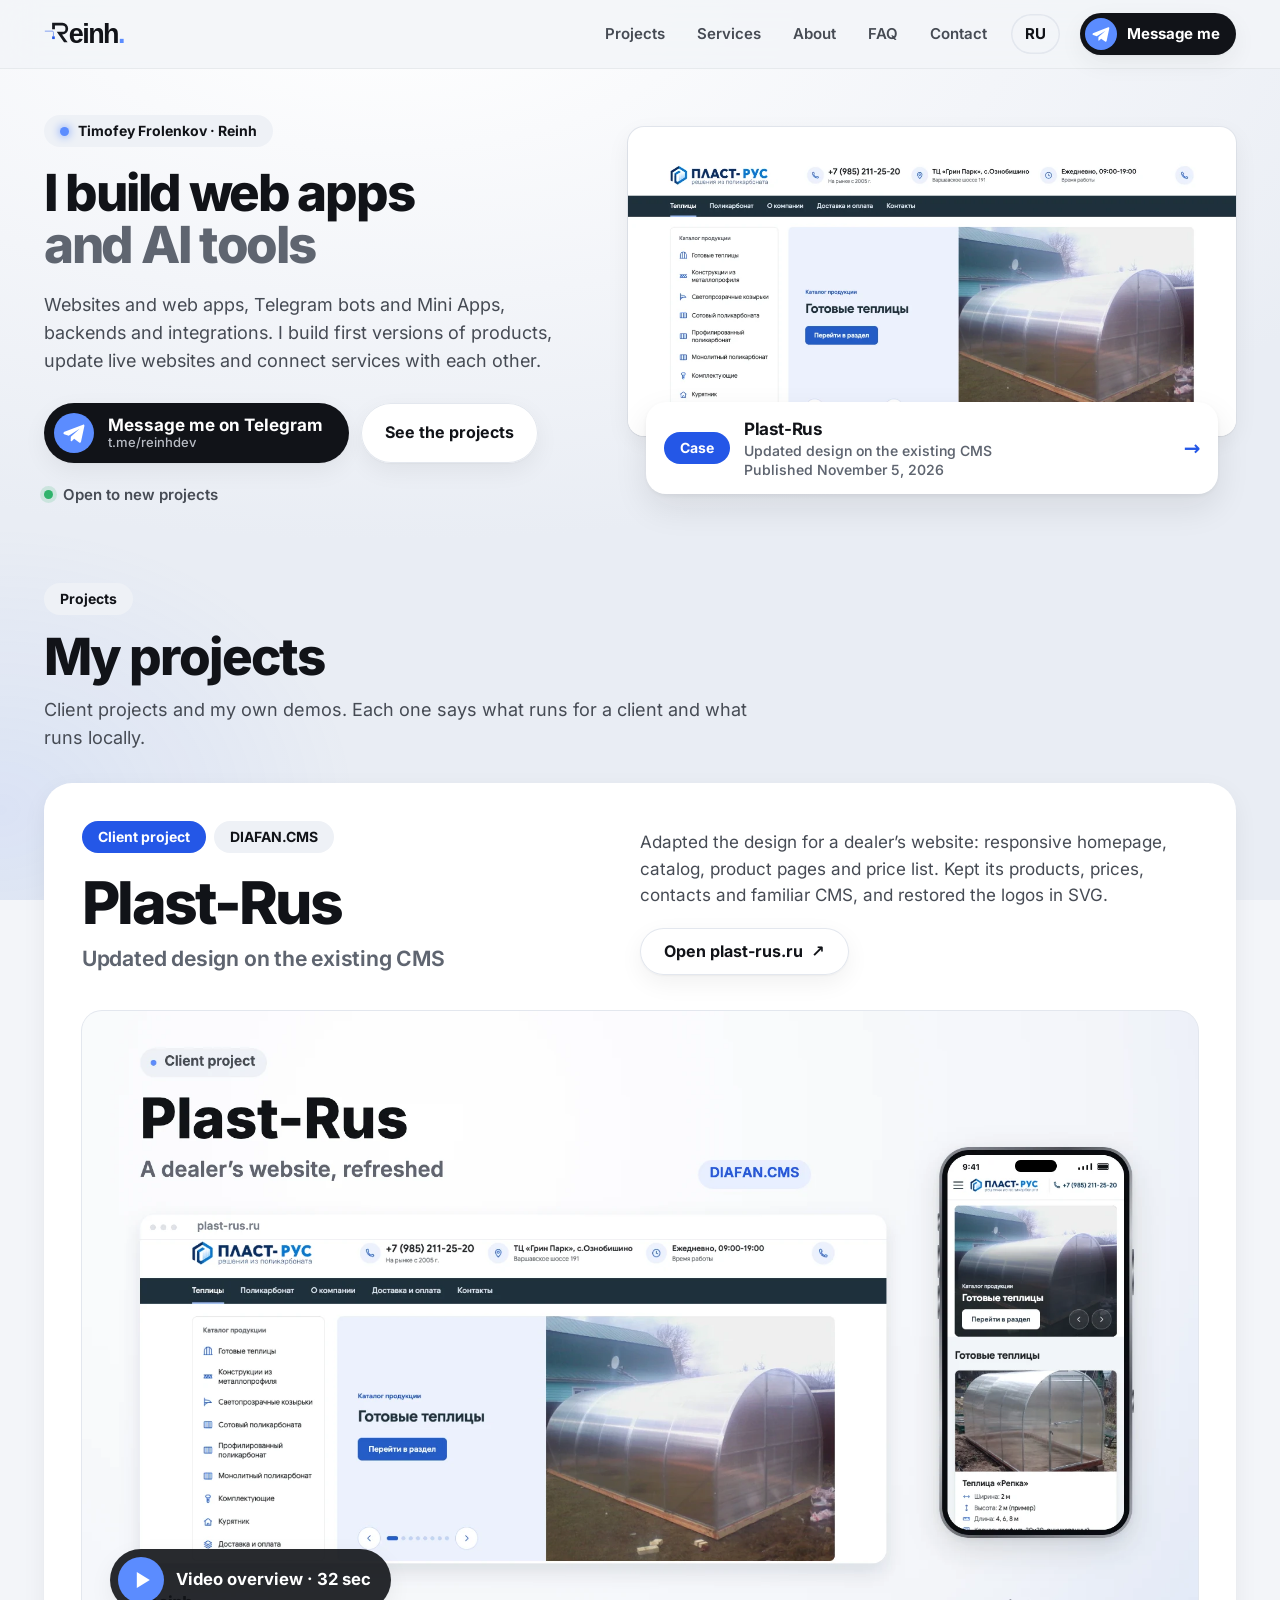
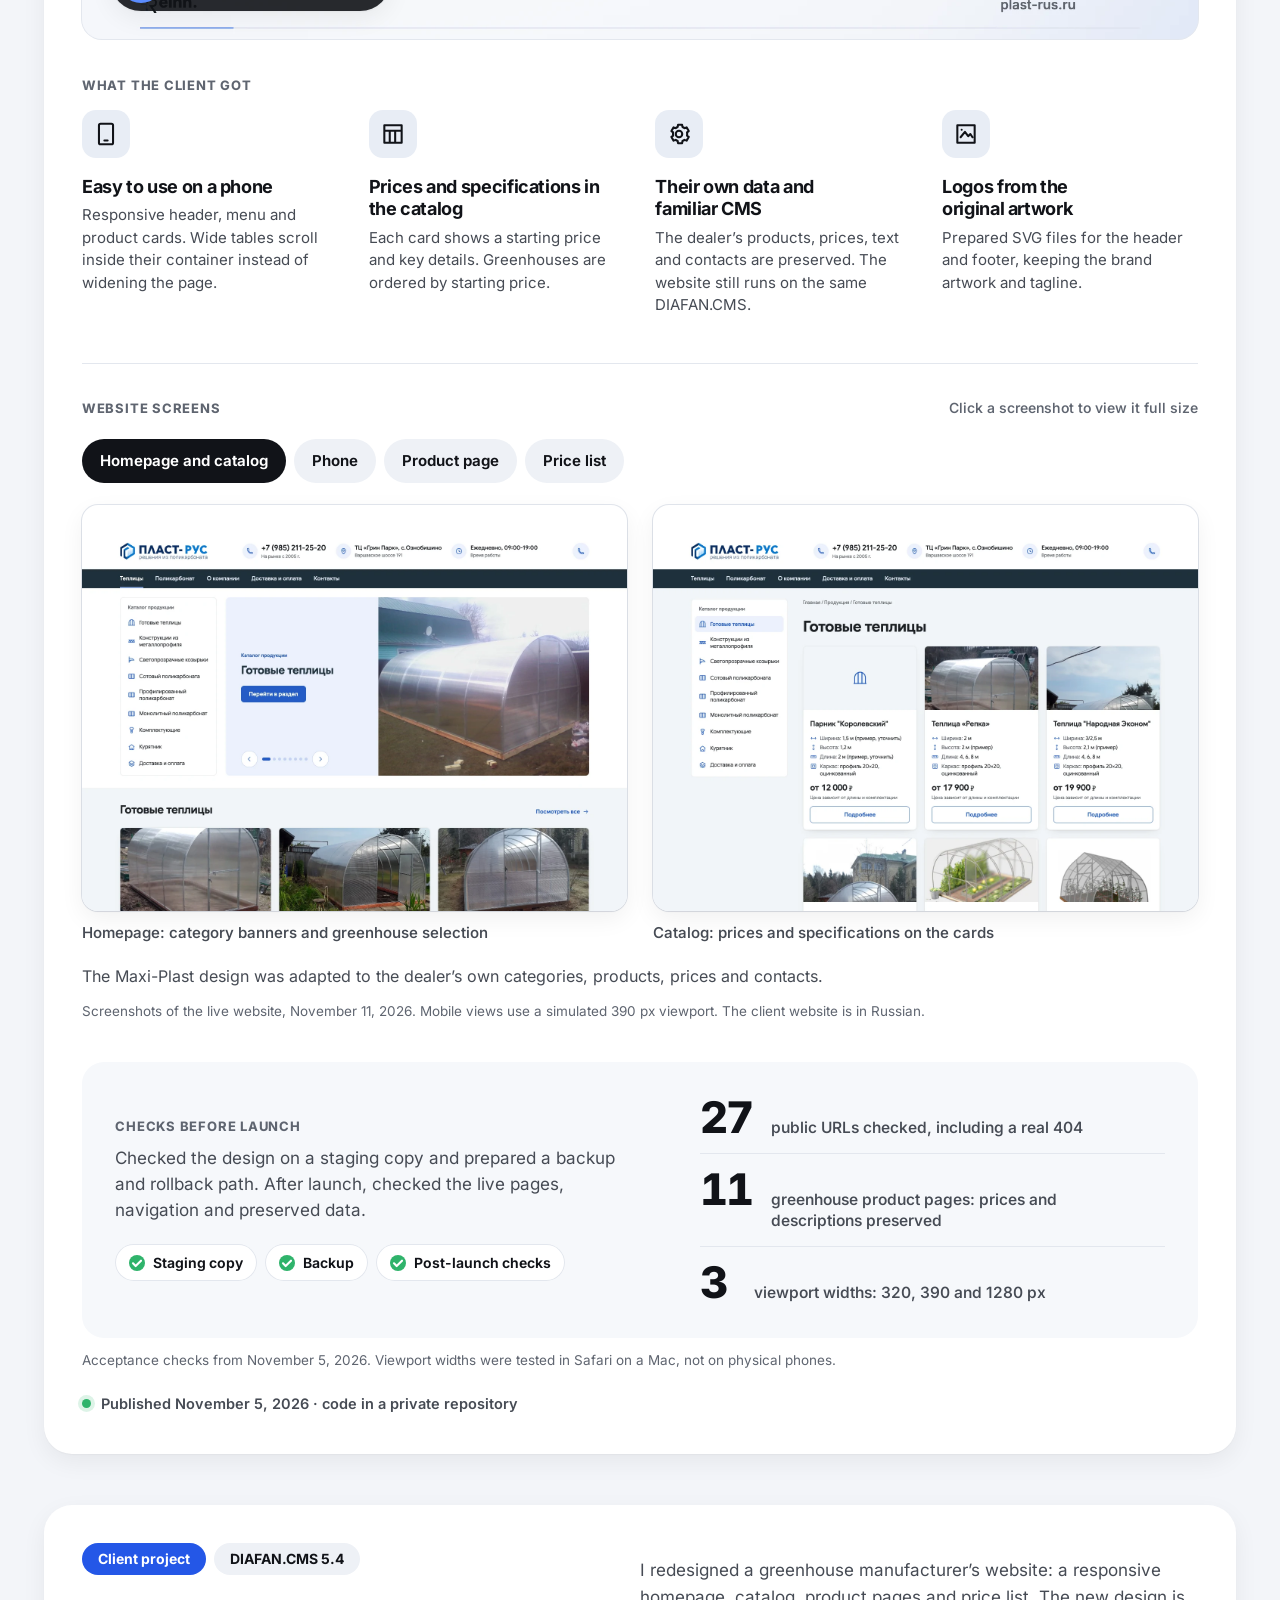
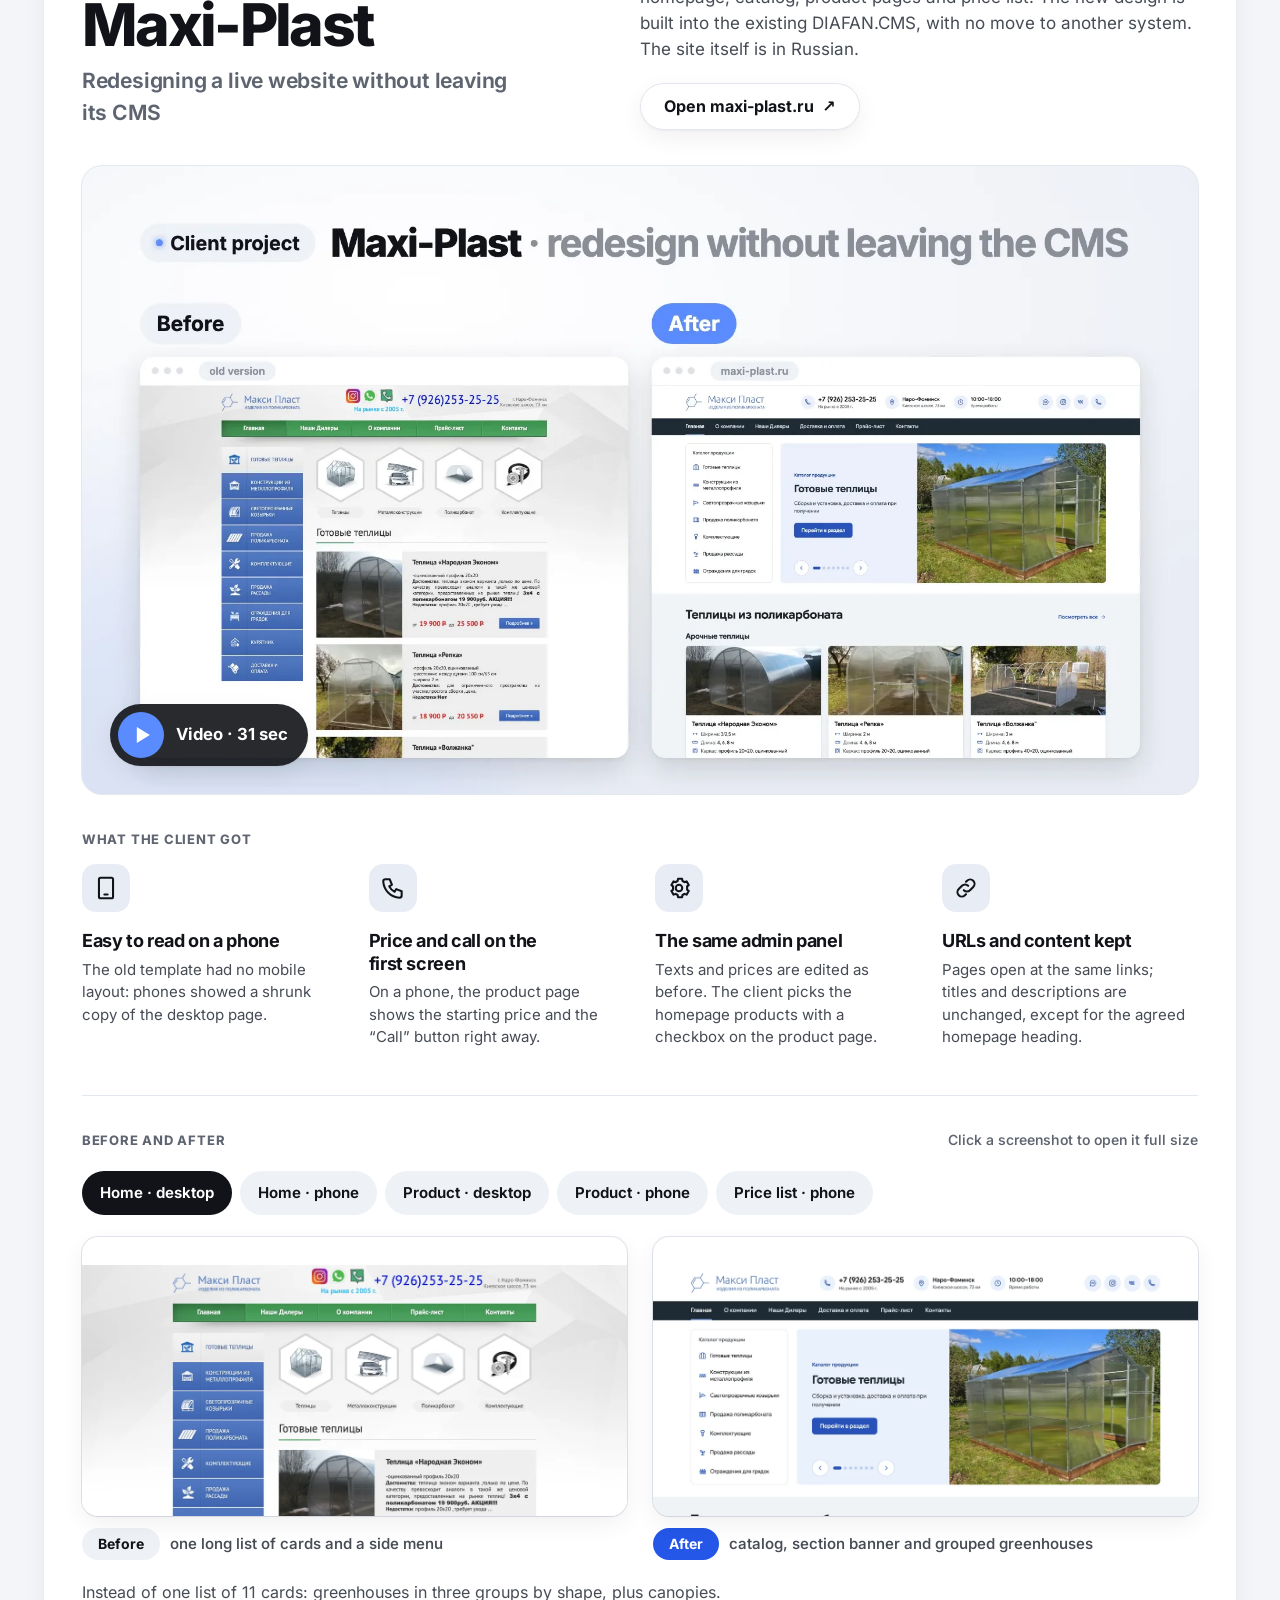
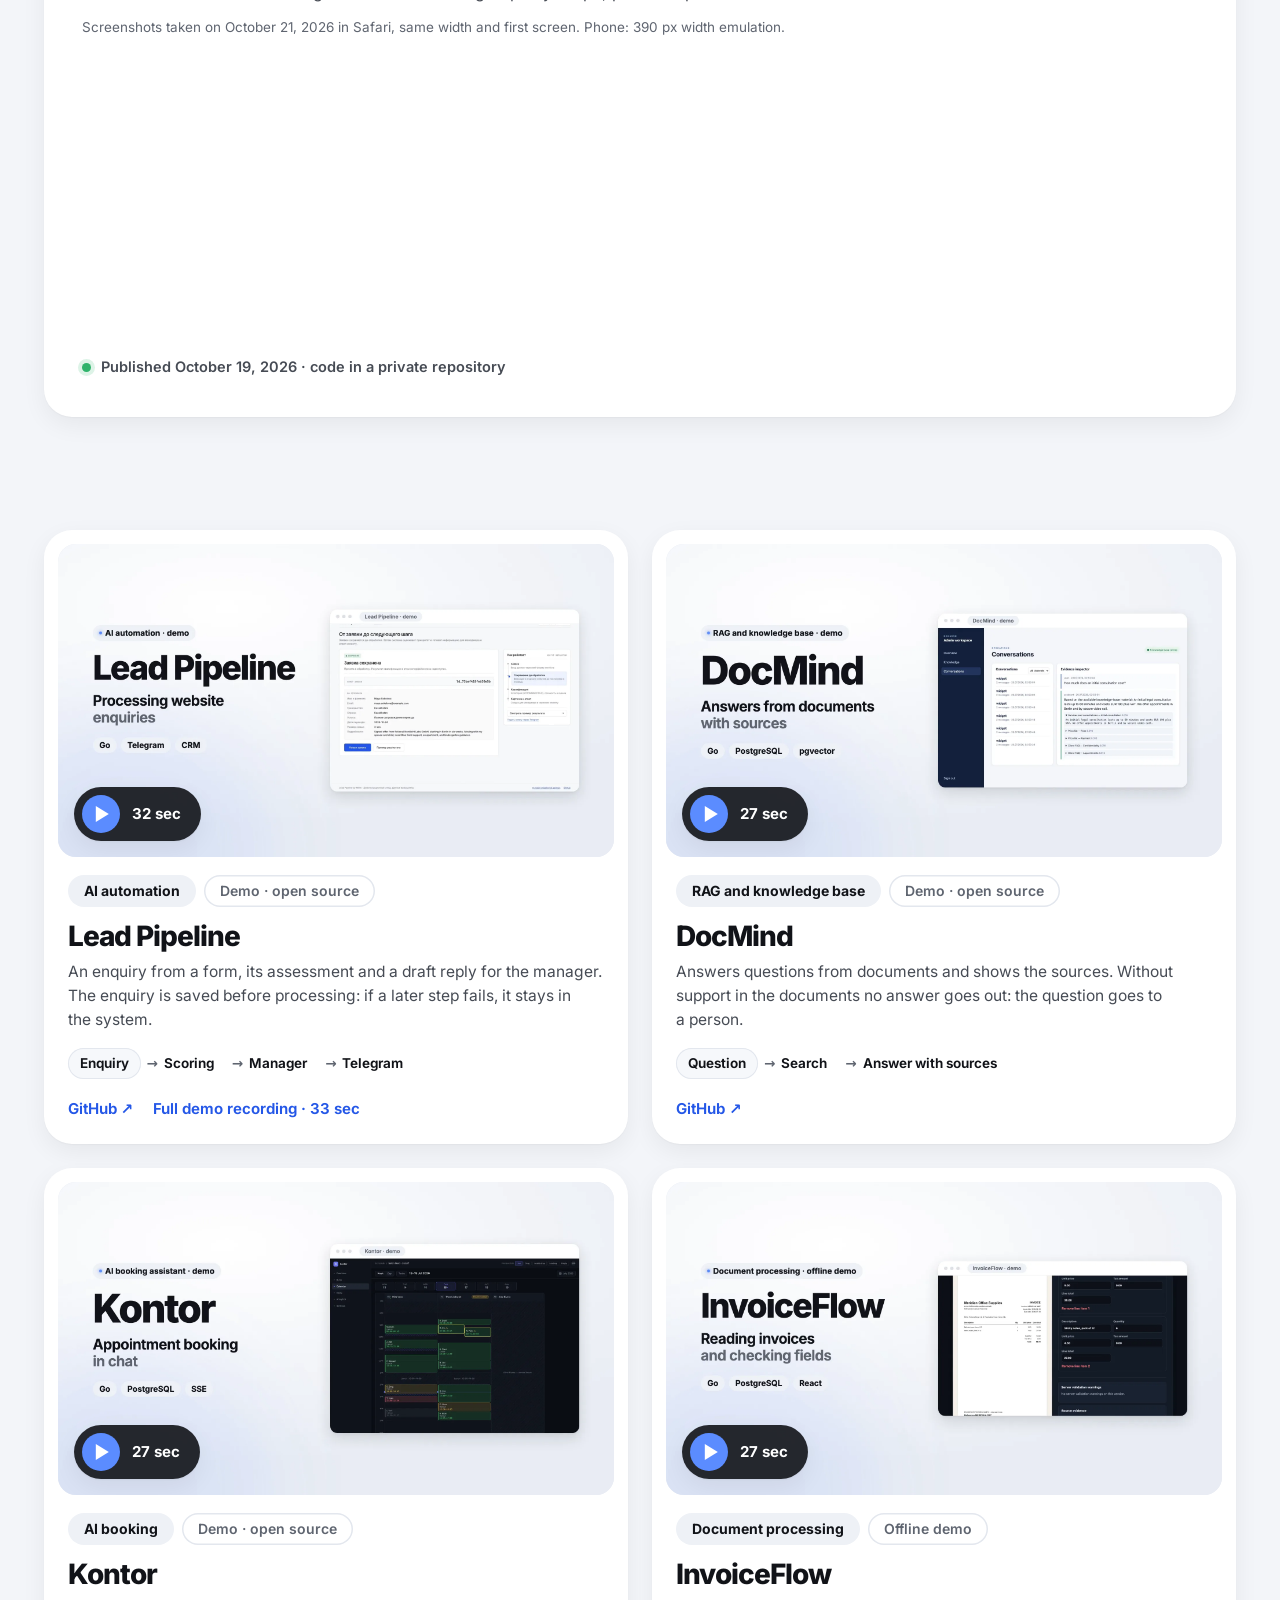
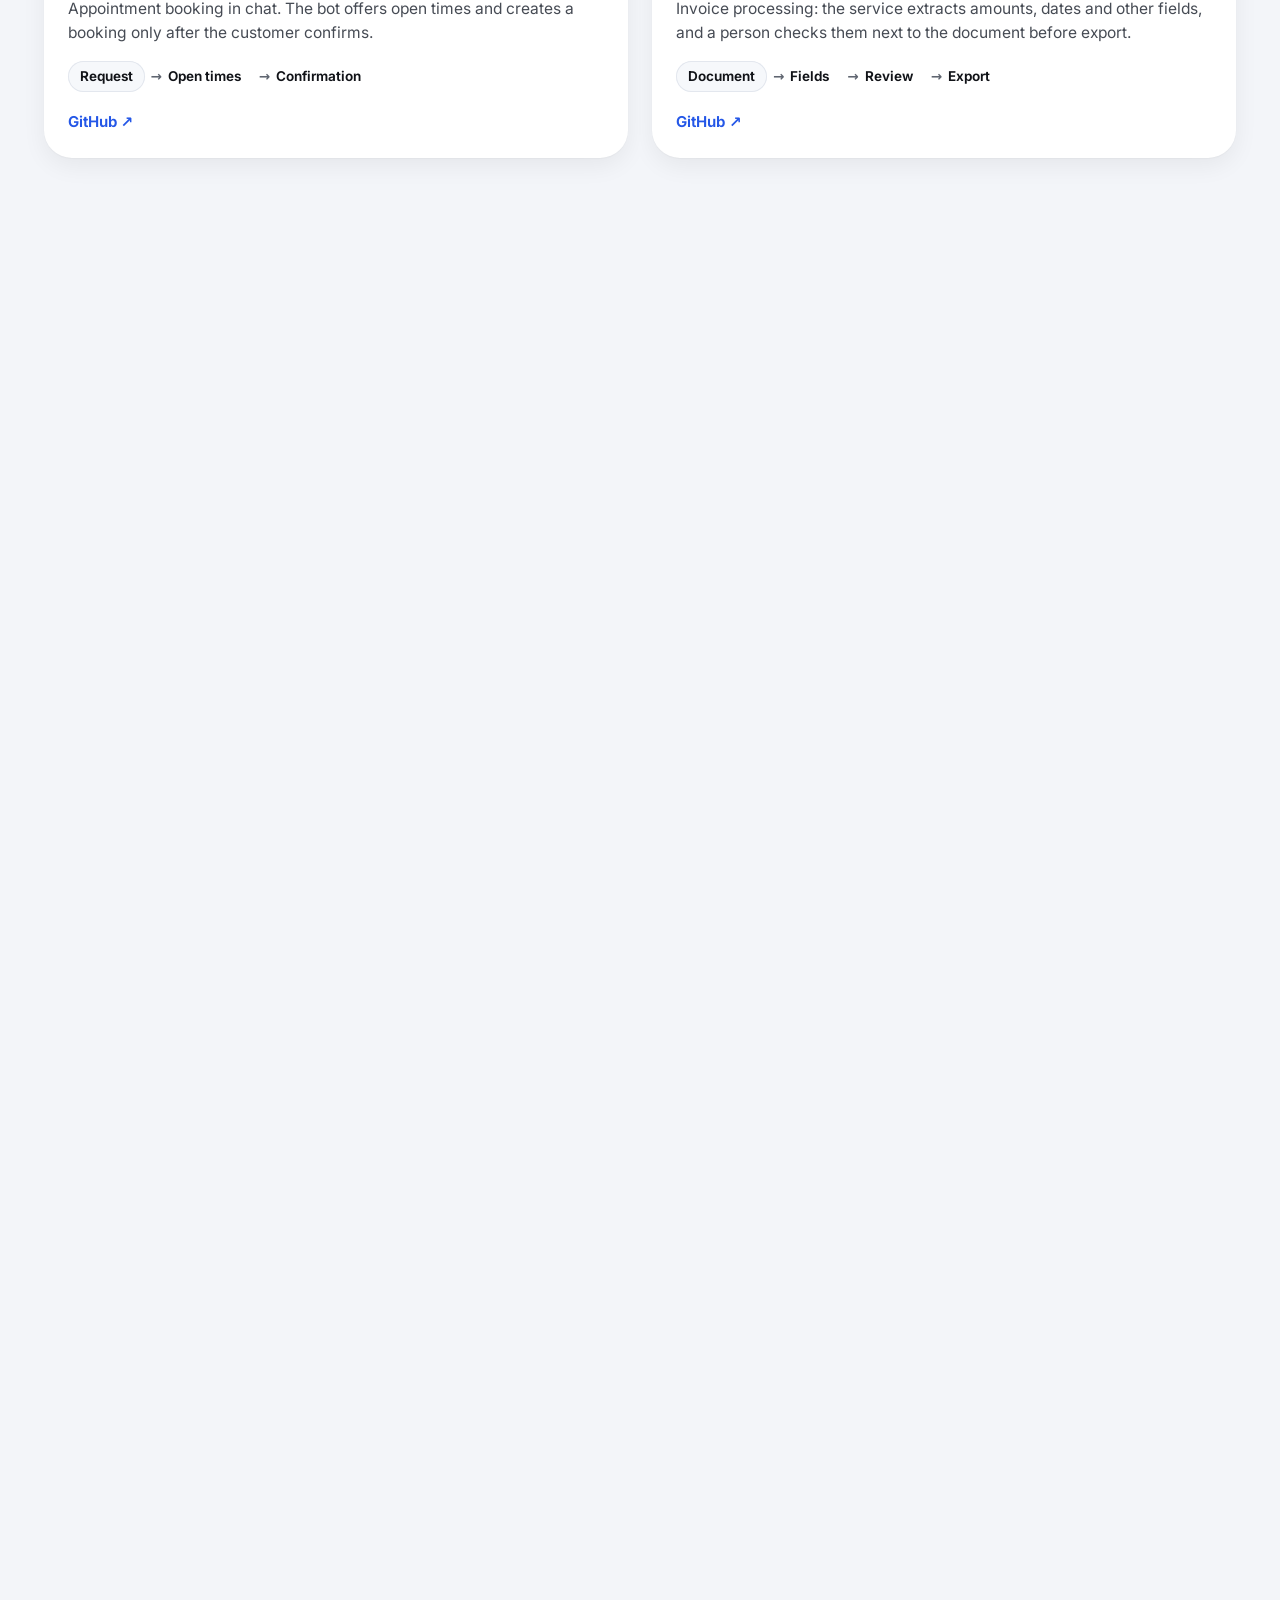
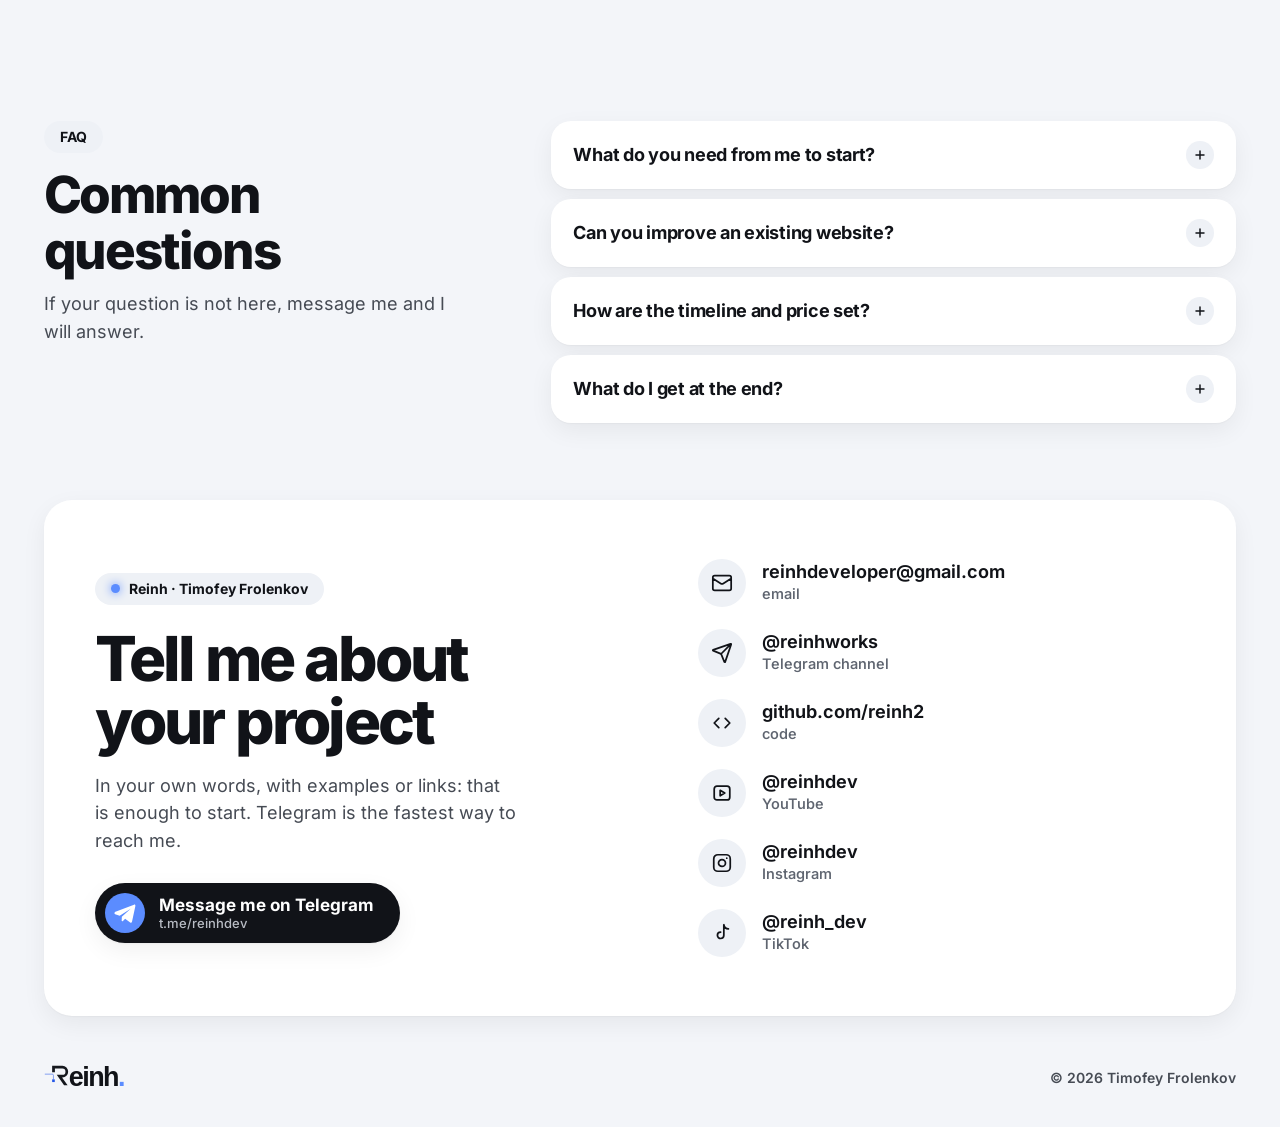
<file: en/index.html>
<!doctype html>
<html lang="en">
<head>
<meta charset="utf-8">
<meta name="viewport" content="width=device-width,initial-scale=1">
<title>Reinh — Timofey Frolenkov | Websites, web apps and AI tools</title>
<meta name="description" content="Websites and web apps, Telegram bots and Mini Apps, AI tools, backends and integrations. Client websites on existing CMS platforms and open demo projects.">
<link rel="canonical" href="https://reinh2.github.io/en/">
<link rel="alternate" hreflang="ru" href="https://reinh2.github.io/">
<link rel="alternate" hreflang="en" href="https://reinh2.github.io/en/">
<link rel="alternate" hreflang="x-default" href="https://reinh2.github.io/">
<meta name="theme-color" content="#F3F5F9">
<meta name="color-scheme" content="light">
<meta name="author" content="Timofey Frolenkov">
<!-- link preview -->
<meta property="og:type" content="website">
<meta property="og:url" content="https://reinh2.github.io/en/">
<meta property="og:site_name" content="Reinh">
<meta property="og:locale" content="en_US">
<meta property="og:locale:alternate" content="ru_RU">
<meta property="og:title" content="Reinh — Timofey Frolenkov | Websites, web apps and AI tools">
<meta property="og:description" content="Websites and web apps, Telegram bots and Mini Apps, AI tools, backends and integrations. Client websites on existing CMS platforms and open demo projects.">
<meta property="og:image" content="https://reinh2.github.io/assets/og-reinh-en.png">
<meta property="og:image:type" content="image/png">
<meta property="og:image:width" content="1200">
<meta property="og:image:height" content="630">
<meta property="og:image:alt" content="Reinh logo, Timofey Frolenkov: websites, web apps and AI tools. Next to it, the new Maxi-Plast homepage">
<meta name="twitter:card" content="summary_large_image">
<link rel="icon" href="../assets/brand/favicon.svg" type="image/svg+xml">
<link rel="icon" href="../assets/brand/favicon-32.png" type="image/png" sizes="32x32">
<link rel="apple-touch-icon" href="../assets/brand/apple-touch-icon.png">
<link rel="preload" href="../fonts/inter-latin.woff2" as="font" type="font/woff2" crossorigin>
<link rel="stylesheet" href="../style.css">
<script>document.documentElement.classList.add("js")</script>
<script src="../main.js" defer></script>
</head>
<body>
<a class="skip" href="#main">Skip to content</a>

<header class="top" id="top-bar">
  <div class="top-in">
    <a class="wordmark" href="#top" aria-label="Reinh — back to top"><img src="../assets/brand/reinh-mark-light.svg" width="36" height="32" alt=""><span>einh<span class="brand-dot">.</span></span></a>
    <nav class="nav" id="site-nav" aria-label="Sections">
      <a href="#work">Projects</a>
      <a href="#services">Services</a>
      <a href="#about">About</a>
      <a href="#faq">FAQ</a>
      <a href="#contact">Contact</a>
      <a class="lang" href="../" hreflang="ru" lang="ru" aria-label="Русская версия">RU</a>
    </nav>
    <a class="tg tg-sm" href="https://t.me/reinhdev"><span class="plane" aria-hidden="true"></span>Message me</a>
    <button class="menu-btn" type="button" aria-expanded="false" aria-controls="site-nav" hidden>
      <span class="burger" aria-hidden="true"><i></i><i></i><i></i></span><span class="menu-label">Menu</span>
    </button>
  </div>
</header>

<main id="main">

<!-- ============ hero ============ -->
<section class="hero" id="top">
  <div class="hero-text">
    <span class="pill"><span class="dot" aria-hidden="true"></span>Timofey Frolenkov · Reinh</span>
    <h1><span class="h1-line">I build <span class="nw">web apps</span></span> <span class="h1-line muted">and&nbsp;<span class="nw">AI tools</span></span></h1>
    <p class="lead">Websites and web apps, Telegram bots and Mini Apps, backends and integrations. I build first versions of products, update live websites and connect services with each other.</p>
    <div class="actions">
      <a class="tg" href="https://t.me/reinhdev"><span class="plane" aria-hidden="true"></span><span>Message me on Telegram<small>t.me/reinhdev</small></span></a>
      <a class="btn" href="#work">See the projects</a>
    </div>
    <p class="status"><span class="live" aria-hidden="true"></span>Open to new projects</p>
  </div>

  <!-- the latest client project: a real screenshot and its status -->
  <a class="hero-shot" href="#plast-rus">
    <span class="frame"><img src="../assets/plast-rus/home-desktop-1200.webp" alt="" width="1200" height="553"></span>
    <span class="hero-tag">
      <span class="pill hot">Case</span>
      <span class="hero-tag-text"><b>Plast-Rus</b><span>Updated design on the existing CMS</span><span>Published November 5, 2026</span></span>
      <span class="arrow" aria-hidden="true">→</span>
    </span>
  </a>
</section>

<!-- ============ work ============ -->
<section class="section" id="work" aria-labelledby="work-title">
  <div class="head reveal">
    <span class="pill">Projects</span>
    <h2 id="work-title">My projects</h2>
    <p>Client projects and my own demos. Each one says what runs for a client and what runs locally.</p>
  </div>

  <!-- Plast-Rus -->
  <article class="case" id="plast-rus" aria-labelledby="plast-rus-title">
    <div class="case-intro reveal">
      <div class="case-text">
        <div class="chips">
          <span class="pill hot">Client project</span>
          <span class="pill">DIAFAN.CMS</span>
        </div>
        <h3 id="plast-rus-title">Plast-Rus</h3>
        <p class="sub">Updated design on the existing CMS</p>
      </div>
      <div class="case-desc">
        <p>Adapted the design for a dealer’s website: responsive homepage, catalog, product pages and price list. Kept its products, prices, contacts and familiar CMS, and restored the logos in SVG.</p>
        <a class="btn" href="https://plast-rus.ru/" target="_blank" rel="noopener">Open plast-rus.ru <span aria-hidden="true">↗</span></a>
      </div>
    </div>
    <div class="player player-wide reveal" data-player>
      <video controls preload="none" playsinline poster="../assets/plast-rus/plast-rus-poster-en.webp" width="1920" height="1080" aria-label="Plast-Rus case video, 32 seconds, with sound">
        <source src="../assets/plast-rus/plast-rus-case-en-720.mp4" type="video/mp4" media="(max-width: 700px)">
        <source src="../assets/plast-rus/plast-rus-case-en.mp4" type="video/mp4">
        <a href="../assets/plast-rus/plast-rus-case-en.mp4">Download the Plast-Rus video (MP4)</a>
      </video>
      <button class="play" type="button" hidden><span class="tri" aria-hidden="true"></span><span class="play-label">Video overview · 32 sec</span></button>
      <p class="player-msg" role="status"></p>
    </div>
    <div class="gain reveal">
      <h4 class="kicker">What the client got</h4>
      <ul class="gain-list">
        <li><span class="glyph" aria-hidden="true"><svg viewBox="0 0 24 24"><path d="M7 2.5h10a1.5 1.5 0 0 1 1.5 1.5v16a1.5 1.5 0 0 1-1.5 1.5H7A1.5 1.5 0 0 1 5.5 20V4A1.5 1.5 0 0 1 7 2.5z M10.5 18h3"/></svg></span><b>Easy to use on a phone</b><span>Responsive header, menu and product cards. Wide tables scroll inside their container instead of widening the page.</span></li>
        <li><span class="glyph" aria-hidden="true"><svg viewBox="0 0 24 24"><path d="M4 4h16v16H4z M4 9h16 M9 9v11 M14 9v11"/></svg></span><b>Prices and specifications in the catalog</b><span>Each card shows a starting price and key details. Greenhouses are ordered by starting price.</span></li>
        <li><span class="glyph" aria-hidden="true"><svg viewBox="0 0 24 24"><path d="M12 9a3 3 0 1 0 0 6 3 3 0 0 0 0-6z M19.4 13.5l1.6 1.2-2 3.4-1.9-.7a7 7 0 0 1-1.9 1.1l-.3 2h-3.8l-.3-2a7 7 0 0 1-1.9-1.1l-1.9.7-2-3.4 1.6-1.2a7 7 0 0 1 0-3l-1.6-1.2 2-3.4 1.9.7a7 7 0 0 1 1.9-1.1l.3-2h3.8l.3 2a7 7 0 0 1 1.9 1.1l1.9-.7 2 3.4-1.6 1.2a7 7 0 0 1 0 3z"/></svg></span><b>Their own data and familiar CMS</b><span>The dealer’s products, prices, text and contacts are preserved. The website still runs on the same DIAFAN.CMS.</span></li>
        <li><span class="glyph" aria-hidden="true"><svg viewBox="0 0 24 24"><path d="M4 4h16v16H4z M7 15l4-5 3 4 2-2 2 3 M8 8h.01"/></svg></span><b>Logos from the original artwork</b><span>Prepared SVG files for the header and footer, keeping the brand artwork and tagline.</span></li>
      </ul>
    </div>
    <div class="compare reveal" data-compare>
      <div class="compare-head">
        <h4 class="kicker" id="plast-gallery-title">Website screens</h4>
        <p class="hint">Click a screenshot to view it full size</p>
      </div>
      <div class="tabs-wrap" hidden>
        <div class="tabs" role="tablist" aria-labelledby="plast-gallery-title">
          <button type="button" role="tab" id="plast-tab-1" aria-controls="plast-panel-1" aria-selected="true">Homepage and catalog</button>
          <button type="button" role="tab" id="plast-tab-2" aria-controls="plast-panel-2" aria-selected="false" tabindex="-1">Phone</button>
          <button type="button" role="tab" id="plast-tab-3" aria-controls="plast-panel-3" aria-selected="false" tabindex="-1">Product page</button>
          <button type="button" role="tab" id="plast-tab-4" aria-controls="plast-panel-4" aria-selected="false" tabindex="-1">Price list</button>
        </div>
      </div>
      <section class="pair" id="plast-panel-1" role="tabpanel" aria-labelledby="plast-tab-1" tabindex="0">
        <h5 class="pair-title">Homepage and catalog</h5>
        <div class="pair-view">
          <figure class="shot"><a class="frame" href="../assets/plast-rus/home-desktop.webp" data-zoom><img src="../assets/plast-rus/home-desktop.webp" width="1440" height="1000" loading="lazy" alt="Homepage: category banners and greenhouse selection"></a><figcaption>Homepage: category banners and greenhouse selection</figcaption></figure>
          <figure class="shot"><a class="frame" href="../assets/plast-rus/catalog-desktop.webp" data-zoom><img src="../assets/plast-rus/catalog-desktop.webp" width="1440" height="1000" loading="lazy" alt="Catalog: prices and specifications on the cards"></a><figcaption>Catalog: prices and specifications on the cards</figcaption></figure>
        </div>
        <p class="why">The Maxi-Plast design was adapted to the dealer’s own categories, products, prices and contacts.</p>
      </section>
      <section class="pair phones" id="plast-panel-2" role="tabpanel" aria-labelledby="plast-tab-2" tabindex="0">
        <h5 class="pair-title">Phone</h5>
        <div class="pair-view">
          <figure class="shot"><a class="frame phone" href="../assets/plast-rus/home-mobile.webp" data-zoom><img src="../assets/plast-rus/home-mobile.webp" width="390" height="844" loading="lazy" alt="Homepage at a 390 px viewport"></a><figcaption>Homepage at a 390 px viewport</figcaption></figure>
          <figure class="shot"><a class="frame phone" href="../assets/plast-rus/product-mobile.webp" data-zoom><img src="../assets/plast-rus/product-mobile.webp" width="390" height="844" loading="lazy" alt="Photo, price and call button on a phone"></a><figcaption>Photo, price and call button on a phone</figcaption></figure>
        </div>
        <p class="why">The main actions are accessible on a narrow screen: open the menu, view a product and call.</p>
      </section>
      <section class="pair" id="plast-panel-3" role="tabpanel" aria-labelledby="plast-tab-3" tabindex="0">
        <h5 class="pair-title">Product page</h5>
        <div class="pair-view single">
          <figure class="shot"><a class="frame" href="../assets/plast-rus/product-desktop.webp" data-zoom><img src="../assets/plast-rus/product-desktop.webp" width="1440" height="900" loading="lazy" alt="Gallery, price and product options"></a><figcaption>Gallery, price and product options</figcaption></figure>
        </div>
        <p class="why">Gallery and price alongside the description; options and detailed prices stay on the same page.</p>
      </section>
      <section class="pair phones" id="plast-panel-4" role="tabpanel" aria-labelledby="plast-tab-4" tabindex="0">
        <h5 class="pair-title">Price list</h5>
        <div class="pair-view single">
          <figure class="shot"><a class="frame phone" href="../assets/plast-rus/price-mobile.webp" data-zoom><img src="../assets/plast-rus/price-mobile.webp" width="390" height="1000" loading="lazy" alt="Price table with scrolling inside its container"></a><figcaption>Price table with scrolling inside its container</figcaption></figure>
        </div>
        <p class="why">The original price-list content is preserved. Wide tables scroll inside their own container.</p>
      </section>
      <p class="fine">Screenshots of the live website, November 11, 2026. Mobile views use a simulated 390 px viewport. The client website is in Russian.</p>
    </div>
    <div class="launch reveal">
      <div class="launch-text">
        <h4 class="kicker">Checks before launch</h4>
        <p>Checked the design on a staging copy and prepared a backup and rollback path. After launch, checked the live pages, navigation and preserved data.</p>
        <ol class="launch-steps">
          <li>Staging copy</li>
          <li>Backup</li>
          <li>Post-launch checks</li>
        </ol>
      </div>
      <dl class="checked">
        <div><dt>27</dt><dd>public URLs checked, including a real 404</dd></div>
        <div><dt>11</dt><dd>greenhouse product pages: prices and descriptions preserved</dd></div>
        <div><dt>3</dt><dd>viewport widths: 320, 390 and 1280 px</dd></div>
      </dl>
    </div>
    <p class="fine">Acceptance checks from November 5, 2026. Viewport widths were tested in Safari on a Mac, not on physical phones.</p>
    <p class="case-status"><span class="live" aria-hidden="true"></span>Published November 5, 2026 · code in a private repository</p>
  </article>

  <!-- Maxi-Plast -->
  <article class="case" id="case" aria-labelledby="case-title">
    <div class="case-intro reveal">
      <div class="case-text">
        <div class="chips">
          <span class="pill hot">Client project</span>
          <span class="pill">DIAFAN.CMS 5.4</span>
        </div>
        <h3 id="case-title">Maxi-Plast</h3>
        <p class="sub">Redesigning a live website without leaving its CMS</p>
      </div>
      <div class="case-desc">
        <p>I redesigned a greenhouse manufacturer’s website: a responsive homepage, catalog, product pages and price list. The new design is built into the existing DIAFAN.CMS, with no move to another system. The site itself is in Russian.</p>
        <a class="btn" href="https://maxi-plast.ru/" target="_blank" rel="noopener">Open maxi-plast.ru <span aria-hidden="true">↗</span></a>
      </div>
    </div>

    <!-- wide video block -->
    <div class="player player-wide reveal" data-player>
      <video controls preload="none" playsinline poster="../assets/maxi-plast/maxi-case-en-poster.webp" width="1920" height="1080" aria-label="Maxi-Plast case video, 31 seconds, with sound">
        <source src="../assets/maxi-plast/maxi-case-en-720.mp4" type="video/mp4" media="(max-width: 700px)">
        <source src="../assets/maxi-plast/maxi-case-en.mp4" type="video/mp4">
        <a href="../assets/maxi-plast/maxi-case-en.mp4">Download the Maxi-Plast video (MP4)</a>
      </video>
      <button class="play" type="button" hidden><span class="tri" aria-hidden="true"></span><span class="play-label">Video · 31 sec</span></button>
      <p class="player-msg" role="status"></p>
    </div>

    <!-- what the client got -->
    <div class="gain reveal">
      <h4 class="kicker">What the client got</h4>
      <ul class="gain-list">
        <li><span class="glyph" aria-hidden="true"><svg viewBox="0 0 24 24"><path d="M7 2.5h10a1.5 1.5 0 0 1 1.5 1.5v16a1.5 1.5 0 0 1-1.5 1.5H7A1.5 1.5 0 0 1 5.5 20V4A1.5 1.5 0 0 1 7 2.5z M10.5 18h3"/></svg></span><b>Easy to read on a phone</b><span>The old template had no mobile layout: phones showed a shrunk copy of the desktop page.</span></li>
        <li><span class="glyph" aria-hidden="true"><svg viewBox="0 0 24 24"><path d="M5 4h4l2 5-2.5 1.5a11 11 0 0 0 5 5L15 13l5 2v4a2 2 0 0 1-2 2A16 16 0 0 1 3 6a2 2 0 0 1 2-2z"/></svg></span><b>Price and call on the first screen</b><span>On a phone, the product page shows the starting price and the “Call” button right away.</span></li>
        <li><span class="glyph" aria-hidden="true"><svg viewBox="0 0 24 24"><path d="M12 9a3 3 0 1 0 0 6 3 3 0 0 0 0-6z M19.4 13.5l1.6 1.2-2 3.4-1.9-.7a7 7 0 0 1-1.9 1.1l-.3 2h-3.8l-.3-2a7 7 0 0 1-1.9-1.1l-1.9.7-2-3.4 1.6-1.2a7 7 0 0 1 0-3l-1.6-1.2 2-3.4 1.9.7a7 7 0 0 1 1.9-1.1l.3-2h3.8l.3 2a7 7 0 0 1 1.9 1.1l1.9-.7 2 3.4-1.6 1.2a7 7 0 0 1 0 3z"/></svg></span><b>The same admin panel</b><span>Texts and prices are edited as before. The client picks the homepage products with a checkbox on the product page.</span></li>
        <li><span class="glyph" aria-hidden="true"><svg viewBox="0 0 24 24"><path d="M10 14a4 4 0 0 0 5.7 0l3-3a4 4 0 0 0-5.7-5.7l-1 1 M14 10a4 4 0 0 0-5.7 0l-3 3a4 4 0 0 0 5.7 5.7l1-1"/></svg></span><b>URLs and content kept</b><span>Pages open at the same links; titles and descriptions are unchanged, except for the agreed homepage heading.</span></li>
      </ul>
    </div>

    <!-- before / after: without JS every pair is shown one after another -->
    <div class="compare reveal" data-compare>
      <div class="compare-head">
        <h4 class="kicker" id="compare-title">Before and after</h4>
        <p class="hint">Click a screenshot to open it full size</p>
      </div>
      <div class="tabs-wrap" hidden>
        <div class="tabs" role="tablist" aria-labelledby="compare-title">
          <button type="button" role="tab" id="tab-1" aria-controls="pair-1" aria-selected="true">Home · desktop</button>
          <button type="button" role="tab" id="tab-2" aria-controls="pair-2" aria-selected="false" tabindex="-1">Home · phone</button>
          <button type="button" role="tab" id="tab-3" aria-controls="pair-3" aria-selected="false" tabindex="-1">Product · desktop</button>
          <button type="button" role="tab" id="tab-4" aria-controls="pair-4" aria-selected="false" tabindex="-1">Product · phone</button>
          <button type="button" role="tab" id="tab-5" aria-controls="pair-5" aria-selected="false" tabindex="-1">Price list · phone</button>
        </div>
      </div>

      <section class="pair" id="pair-1" role="tabpanel" aria-labelledby="tab-1" tabindex="0">
        <h5 class="pair-title">Homepage on desktop</h5>
        <div class="pair-view">
          <figure class="shot"><a class="frame" href="../assets/maxi-plast/01-home-desktop-before-2880.webp" data-zoom><img src="../assets/maxi-plast/01-home-desktop-before-1200.webp" width="1200" height="553" loading="lazy" alt="Before: the old homepage on desktop, one long list of cards and a side menu"></a><figcaption><span class="pill">Before</span>one long list of cards and a side menu</figcaption></figure>
          <figure class="shot"><a class="frame" href="../assets/maxi-plast/01-home-desktop-after-2880.webp" data-zoom><img src="../assets/maxi-plast/01-home-desktop-after-1200.webp" width="1200" height="553" loading="lazy" alt="After: the new homepage on desktop, catalog, section banner and grouped greenhouses"></a><figcaption><span class="pill hot">After</span>catalog, section banner and grouped greenhouses</figcaption></figure>
        </div>
        <p class="why">Instead of one list of 11 cards: greenhouses in three groups by shape, plus canopies.</p>
      </section>

      <section class="pair phones" id="pair-2" role="tabpanel" aria-labelledby="tab-2" tabindex="0">
        <h5 class="pair-title">Homepage on a phone</h5>
        <div class="pair-view">
          <figure class="shot"><a class="frame phone" href="../assets/maxi-plast/02-home-mobile-before-780.webp" data-zoom><img src="../assets/maxi-plast/02-home-mobile-before-780.webp" width="780" height="1456" loading="lazy" alt="Before: the old homepage on a 390 px screen, the desktop page shrunk to fit"></a><figcaption><span class="pill">Before</span>the desktop page shrunk to the screen</figcaption></figure>
          <figure class="shot"><a class="frame phone" href="../assets/maxi-plast/02-home-mobile-after-780.webp" data-zoom><img src="../assets/maxi-plast/02-home-mobile-after-780.webp" width="780" height="1456" loading="lazy" alt="After: the new homepage on a 390 px screen, menu, logo, phone number and section banner"></a><figcaption><span class="pill hot">After</span>menu, logo, phone number and section banner</figcaption></figure>
        </div>
        <p class="why">The phone shows 7 greenhouses and a metal structure, all readable without zooming.</p>
      </section>

      <section class="pair" id="pair-3" role="tabpanel" aria-labelledby="tab-3" tabindex="0">
        <h5 class="pair-title">Product page on desktop</h5>
        <div class="pair-view">
          <figure class="shot"><a class="frame" href="../assets/maxi-plast/03-product-desktop-before-2880.webp" data-zoom><img src="../assets/maxi-plast/03-product-desktop-before-1200.webp" width="1200" height="553" loading="lazy" alt="Before: a greenhouse product page on desktop, photo and description, prices further down in a table"></a><figcaption><span class="pill">Before</span>photo and description, prices below in a table</figcaption></figure>
          <figure class="shot"><a class="frame" href="../assets/maxi-plast/03-product-desktop-after-2880.webp" data-zoom><img src="../assets/maxi-plast/03-product-desktop-after-1200.webp" width="1200" height="553" loading="lazy" alt="After: the same page, gallery, starting price and call button next to the photo"></a><figcaption><span class="pill hot">After</span>gallery, starting price and a call button next to the photo</figcaption></figure>
        </div>
        <p class="why">A gallery with arrows, a counter, swipe and zoom: the client plans to add more than 10 photos per product.</p>
      </section>

      <section class="pair phones" id="pair-4" role="tabpanel" aria-labelledby="tab-4" tabindex="0">
        <h5 class="pair-title">Product page on a phone</h5>
        <div class="pair-view">
          <figure class="shot"><a class="frame phone" href="../assets/maxi-plast/04-product-mobile-before-780.webp" data-zoom><img src="../assets/maxi-plast/04-product-mobile-before-780.webp" width="780" height="1456" loading="lazy" alt="Before: a greenhouse product page on a 390 px screen, text and prices need pinch-zooming"></a><figcaption><span class="pill">Before</span>text and prices need pinch-zooming</figcaption></figure>
          <figure class="shot"><a class="frame phone" href="../assets/maxi-plast/04-product-mobile-after-780.webp" data-zoom><img src="../assets/maxi-plast/04-product-mobile-after-780.webp" width="780" height="1456" loading="lazy" alt="After: the same page on a 390 px screen, photo, starting price and “Call” button on the first screen"></a><figcaption><span class="pill hot">After</span>photo, starting price and “Call” on the first screen</figcaption></figure>
        </div>
        <p class="why">A note under the price explains what it depends on.</p>
      </section>

      <section class="pair phones" id="pair-5" role="tabpanel" aria-labelledby="tab-5" tabindex="0">
        <h5 class="pair-title">Price list on a phone</h5>
        <div class="pair-view">
          <figure class="shot"><a class="frame phone" href="../assets/maxi-plast/05-price-mobile-before-780.webp" data-zoom><img src="../assets/maxi-plast/05-price-mobile-before-780.webp" width="780" height="1456" loading="lazy" alt="Before: the price table on a 390 px screen, shrunk together with the page"></a><figcaption><span class="pill">Before</span>the table shrinks with the page</figcaption></figure>
          <figure class="shot"><a class="frame phone" href="../assets/maxi-plast/05-price-mobile-after-780.webp" data-zoom><img src="../assets/maxi-plast/05-price-mobile-after-780.webp" width="780" height="1456" loading="lazy" alt="After: the same table on a 390 px screen scrolls inside its block, with a hint"></a><figcaption><span class="pill hot">After</span>the table scrolls inside its block, with a hint</figcaption></figure>
        </div>
        <p class="why">The price data is the same. Wide tables no longer turn into tiny text.</p>
      </section>

      <p class="fine">Screenshots taken on October 21, 2026 in Safari, same width and first screen. Phone: 390 px width emulation.</p>
    </div>

    <!-- launch: how the change reached the working site, then the numbers checked after it -->
    <div class="launch reveal">
      <div class="launch-text">
        <h4 class="kicker">Checks before launch</h4>
        <p>Testing on a staging copy, a backup and a way to roll back during the move. The client reviewed the staging version, sent fixes and approved the launch.</p>
        <ol class="launch-steps">
          <li>Staging copy</li>
          <li>Backup</li>
          <li>Launch with rollback</li>
        </ol>
      </div>
      <dl class="checked">
        <div><dt>67</dt><dd>pages open at the same URLs</dd></div>
        <div><dt>659</dt><dd>internal links checked after launch</dd></div>
        <div><dt>768</dt><dd>images checked after launch</dd></div>
      </dl>
    </div>
    <p class="case-status"><span class="live" aria-hidden="true"></span>Published October 19, 2026 · code in a private repository</p>
  </article>


  <!-- demos -->
  <div class="demos-head reveal">
    <h3>Open demos</h3>
    <p>Code, documentation and a video for each one on GitHub. They run on demo data.</p>
  </div>
  <div class="demos">
    <article class="demo reveal" id="lead" aria-labelledby="lead-title">
      <div class="player" data-player>
        <video controls preload="none" playsinline poster="../assets/motion/lead-en-poster.webp" width="1920" height="1080" aria-label="Lead Pipeline video, 32 seconds, with sound">
          <source src="../assets/motion/lead-en-720.mp4" type="video/mp4" media="(max-width: 700px)">
          <source src="../assets/motion/lead-en.mp4" type="video/mp4">
          <a href="../assets/motion/lead-en.mp4">Download the video (MP4)</a>
        </video>
        <button class="play" type="button" hidden><span class="tri" aria-hidden="true"></span><span class="play-label">32 sec</span></button>
        <p class="player-msg" role="status"></p>
      </div>
      <div class="chips"><span class="pill">AI automation</span><span class="pill soft">Demo · open source</span></div>
      <h3 id="lead-title">Lead Pipeline</h3>
      <p>An enquiry from a form, its assessment and a draft reply for the manager. The enquiry is saved before processing: if a later step fails, it stays in the system.</p>
      <ol class="flow" aria-label="Enquiry path"><li>Enquiry</li><li>Scoring</li><li>Manager</li><li>Telegram</li></ol>
      <div class="links"><a href="https://github.com/reinh2/Lead-pipeline" target="_blank" rel="noopener">GitHub <span aria-hidden="true">↗</span></a><a href="../assets/lead-pipeline-demo.mp4">Full demo recording · 33 sec</a></div>
    </article>
    <article class="demo reveal" id="docmind" aria-labelledby="docmind-title">
      <div class="player" data-player>
        <video controls preload="none" playsinline poster="../assets/motion/docmind-en-poster.webp" width="1920" height="1080" aria-label="DocMind video, 27 seconds, with sound">
          <source src="../assets/motion/docmind-en-720.mp4" type="video/mp4" media="(max-width: 700px)">
          <source src="../assets/motion/docmind-en.mp4" type="video/mp4">
          <a href="../assets/motion/docmind-en.mp4">Download the video (MP4)</a>
        </video>
        <button class="play" type="button" hidden><span class="tri" aria-hidden="true"></span><span class="play-label">27 sec</span></button>
        <p class="player-msg" role="status"></p>
      </div>
      <div class="chips"><span class="pill">RAG and knowledge base</span><span class="pill soft">Demo · open source</span></div>
      <h3 id="docmind-title">DocMind</h3>
      <p>Answers questions from documents and shows the sources. Without support in the documents no answer goes out: the question goes to a person.</p>
      <ol class="flow" aria-label="Question path"><li>Question</li><li>Search</li><li>Answer with sources</li></ol>
      <div class="links"><a href="https://github.com/reinh2/Docmind" target="_blank" rel="noopener">GitHub <span aria-hidden="true">↗</span></a></div>
    </article>
    <article class="demo reveal" id="kontor" aria-labelledby="kontor-title">
      <div class="player" data-player>
        <video controls preload="none" playsinline poster="../assets/motion/kontor-en-poster.webp" width="1920" height="1080" aria-label="Kontor video, 27 seconds, with sound">
          <source src="../assets/motion/kontor-en-720.mp4" type="video/mp4" media="(max-width: 700px)">
          <source src="../assets/motion/kontor-en.mp4" type="video/mp4">
          <a href="../assets/motion/kontor-en.mp4">Download the video (MP4)</a>
        </video>
        <button class="play" type="button" hidden><span class="tri" aria-hidden="true"></span><span class="play-label">27 sec</span></button>
        <p class="player-msg" role="status"></p>
      </div>
      <div class="chips"><span class="pill">AI booking</span><span class="pill soft">Demo · open source</span></div>
      <h3 id="kontor-title">Kontor</h3>
      <p>Appointment booking in chat. The bot offers open times and creates a booking only after the customer confirms.</p>
      <ol class="flow" aria-label="Booking path"><li>Request</li><li>Open times</li><li>Confirmation</li></ol>
      <div class="links"><a href="https://github.com/reinh2/Kontor" target="_blank" rel="noopener">GitHub <span aria-hidden="true">↗</span></a></div>
    </article>
    <article class="demo reveal" id="invoice" aria-labelledby="invoice-title">
      <div class="player" data-player>
        <video controls preload="none" playsinline poster="../assets/motion/invoice-en-poster.webp" width="1920" height="1080" aria-label="InvoiceFlow video, 27 seconds, with sound">
          <source src="../assets/motion/invoice-en-720.mp4" type="video/mp4" media="(max-width: 700px)">
          <source src="../assets/motion/invoice-en.mp4" type="video/mp4">
          <a href="../assets/motion/invoice-en.mp4">Download the video (MP4)</a>
        </video>
        <button class="play" type="button" hidden><span class="tri" aria-hidden="true"></span><span class="play-label">27 sec</span></button>
        <p class="player-msg" role="status"></p>
      </div>
      <div class="chips"><span class="pill">Document processing</span><span class="pill soft">Offline demo</span></div>
      <h3 id="invoice-title">InvoiceFlow</h3>
      <p>Invoice processing: the service extracts amounts, dates and other fields, and a person checks them next to the document before export.</p>
      <ol class="flow" aria-label="Document path"><li>Document</li><li>Fields</li><li>Review</li><li>Export</li></ol>
      <div class="links"><a href="https://github.com/reinh2/Invoiceflow" target="_blank" rel="noopener">GitHub <span aria-hidden="true">↗</span></a></div>
    </article>
  </div>
</section>

<!-- ============ services ============ -->
<section class="section" id="services" aria-labelledby="services-title">
  <div class="head reveal">
    <span class="pill">Services</span>
    <h2 id="services-title">How I can help</h2>
    <p>A new service, a bot for your task or improvements to an existing product. We discuss what needs doing and agree on the scope.</p>
  </div>
  <div class="services">
    <article class="svc reveal">
      <span class="num" aria-hidden="true">01</span>
      <h3>Web apps and websites</h3>
      <p>Websites, web apps, customer accounts and internal tools. I can build a first version, improve an existing one or refresh the design without leaving your CMS.</p>
      <a class="svc-link" href="#plast-rus">Example: Plast-Rus <span aria-hidden="true">→</span></a>
    </article>
    <article class="svc reveal">
      <span class="num" aria-hidden="true">02</span>
      <h3>Telegram bots and Mini Apps</h3>
      <p>Bots and mini apps for enquiries, bookings, subscriptions and everyday tasks.</p>
      <a class="svc-link" href="#lead">Example: Lead Pipeline <span aria-hidden="true">→</span></a>
    </article>
    <article class="svc reveal">
      <span class="num" aria-hidden="true">03</span>
      <h3>AI tools and automation</h3>
      <p>Processing enquiries and documents, searching a knowledge base and drafting replies, with a human check where it matters.</p>
      <a class="svc-link" href="#docmind">Example: DocMind <span aria-hidden="true">→</span></a>
    </article>
    <article class="svc reveal">
      <span class="num" aria-hidden="true">04</span>
      <h3>Backend, APIs and integrations</h3>
      <p>Server logic and data exchange between services: forms, databases, CRMs and Telegram.</p>
      <a class="svc-link" href="#kontor">Example: Kontor <span aria-hidden="true">→</span></a>
    </article>
  </div>
</section>

<!-- ============ about ============ -->
<section class="section" id="about" aria-labelledby="about-title">
  <div class="about reveal">
    <div class="about-mark" aria-hidden="true">
      <img src="../assets/brand/reinh-mark-light.svg" width="1122" height="930" alt="">
    </div>
    <div class="about-text">
      <span class="pill">About</span>
      <h2 id="about-title">Timofey Frolenkov <span class="muted">· Reinh</span></h2>
      <p class="about-lead">I handle the work myself, from discussing the requirements to testing and handing over the project. Reinh is my working name.</p>
      <ul class="about-points">
        <li><b>You see progress along the way.</b> I show interim results, not only the final one, so changes come in early.</li>
        <li><b>We talk directly.</b> On Telegram or by email, with the person who builds the project.</li>
        <li><b>Timeline and price after we talk.</b> I name them once the scope of the first version is clear.</li>
      </ul>
      <div class="about-meta">
        <div><h3>Projects</h3><p>Two client websites — Maxi-Plast and Plast-Rus — are live, plus four open demo projects on GitHub.</p></div>
      </div>
    </div>
  </div>

  <div class="steps-card reveal">
    <h3>How we will work</h3>
    <ol class="steps">
      <li><b>01</b><span>We discuss the task</span><small>You tell me what needs doing and share examples.</small></li>
      <li><b>02</b><span>We pick the first step</span><small>What goes into the first version and how we will test it.</small></li>
      <li><b>03</b><span>I build the version</span><small>The agreed features and interim results.</small></li>
      <li><b>04</b><span>We test together</span><small>The main scenarios and fixes for any issues found.</small></li>
      <li><b>05</b><span>I hand over the project</span><small>Files and setup instructions. Hosting and further work are agreed separately.</small></li>
    </ol>
  </div>
</section>

<!-- ============ faq ============ -->
<section class="section" id="faq" aria-labelledby="faq-title">
  <div class="faq-grid">
    <div class="head reveal">
      <span class="pill">FAQ</span>
      <h2 id="faq-title">Common questions</h2>
      <p>If your question is not here, message me and I will answer.</p>
    </div>
    <div class="faq reveal">
      <details>
        <summary>What do you need from me to start?</summary>
        <p>Describe the task in your own words: what the result should be and who it is for. Examples, links or your current website help but are not required; we will clarify the details in chat.</p>
      </details>
      <details>
        <summary>Can you improve an existing website?</summary>
        <p>Yes. First I look at what it is built with and what needs to change. Sometimes a new design can be built into the existing CMS, as with Maxi-Plast, keeping the same page URLs, content and admin panel. Whether that fits becomes clear after a review.</p>
      </details>
      <details>
        <summary>How are the timeline and price set?</summary>
        <p>Individually, after we discuss the task. They depend on the scope of the first version, the state of the current project and the integrations needed. I name them before work starts.</p>
      </details>
      <details>
        <summary>What do I get at the end?</summary>
        <p>The project files and setup instructions. Hosting and further improvements are agreed separately.</p>
      </details>
    </div>
  </div>
</section>

<!-- ============ contact ============ -->
<section class="section" id="contact" aria-labelledby="contact-title">
  <div class="end reveal">
    <div class="pitch">
      <span class="pill"><span class="dot" aria-hidden="true"></span>Reinh · Timofey Frolenkov</span>
      <h2 id="contact-title">Tell me about your project</h2>
      <p class="end-lead">In your own words, with examples or links: that is enough to start. Telegram is the fastest way to reach me.</p>
      <a class="tg" href="https://t.me/reinhdev"><span class="plane" aria-hidden="true"></span><span>Message me on Telegram<small>t.me/reinhdev</small></span></a>
    </div>
    <ul class="contacts">
      <li><a href="mailto:reinhdeveloper@gmail.com"><span class="ci" aria-hidden="true"><svg viewBox="0 0 24 24"><path d="M4 4h16a2 2 0 0 1 2 2v12a2 2 0 0 1-2 2H4a2 2 0 0 1-2-2V6a2 2 0 0 1 2-2z M22 7l-8.97 5.7a1.94 1.94 0 0 1-2.06 0L2 7"/></svg></span><span class="ct"><b>reinhdeveloper@<wbr>gmail.com</b><em>email</em></span></a></li>
      <li><a href="https://t.me/reinhworks"><span class="ci" aria-hidden="true"><svg viewBox="0 0 24 24"><path d="M14.536 21.686a.5.5 0 0 0 .937-.024l6.5-19a.496.496 0 0 0-.635-.635l-19 6.5a.5.5 0 0 0-.024.937l7.93 3.18a2 2 0 0 1 1.112 1.11z M21.854 2.147l-10.94 10.939"/></svg></span><span class="ct"><b>@reinhworks</b><em>Telegram channel</em></span></a></li>
      <li><a href="https://github.com/reinh2"><span class="ci" aria-hidden="true"><svg viewBox="0 0 24 24"><path d="M8.5 7 3.5 12l5 5 M15.5 7l5 5-5 5"/></svg></span><span class="ct"><b>github.com/reinh2</b><em>code</em></span></a></li>
      <li><a href="https://www.youtube.com/@reinhdev"><span class="ci" aria-hidden="true"><svg viewBox="0 0 24 24"><path d="M3.5 7.5a3 3 0 0 1 3-3h11a3 3 0 0 1 3 3v9a3 3 0 0 1-3 3h-11a3 3 0 0 1-3-3z M10 9l5 3-5 3z"/></svg></span><span class="ct"><b>@reinhdev</b><em>YouTube</em></span></a></li>
      <li><a href="https://www.instagram.com/reinhdev/"><span class="ci" aria-hidden="true"><svg viewBox="0 0 24 24"><path d="M7.5 3h9A4.5 4.5 0 0 1 21 7.5v9a4.5 4.5 0 0 1-4.5 4.5h-9A4.5 4.5 0 0 1 3 16.5v-9A4.5 4.5 0 0 1 7.5 3z M12 8.2a3.8 3.8 0 1 0 0 7.6 3.8 3.8 0 0 0 0-7.6z M17.2 6.8h.01"/></svg></span><span class="ct"><b>@reinhdev</b><em>Instagram</em></span></a></li>
      <li><a href="https://www.tiktok.com/@reinh_dev"><span class="ci" aria-hidden="true"><svg viewBox="0 0 24 24"><path d="M14 3v11.5a3.5 3.5 0 1 1-3.5-3.5 M14 3c.4 2.6 2.2 4.4 5 4.6"/></svg></span><span class="ct"><b>@reinh_dev</b><em>TikTok</em></span></a></li>
    </ul>
  </div>
</section>

</main>

<footer class="foot">
  <a class="wordmark" href="#top" aria-label="Reinh — back to top"><img src="../assets/brand/reinh-mark-light.svg" width="36" height="32" alt=""><span>einh<span class="brand-dot">.</span></span></a>
  <span>© 2026 Timofey Frolenkov</span>
</footer>

<!-- enlarged before / after shot; opened from the [data-zoom] links -->
<dialog class="viewer" aria-labelledby="viewer-cap">
  <div class="viewer-bar">
    <p class="viewer-cap" id="viewer-cap"></p>
    <button class="viewer-close" type="button" data-close>Close <span aria-hidden="true">×</span></button>
  </div>
  <div class="viewer-body"><img alt=""></div>
</dialog>
</body>
</html>
</file>
<file: style.css>
/* Reinh portfolio — test version in the video graphics reference style (Short 05, projects/short-shared-limits):
   light page, white cards with a soft shadow, Inter only, ink #111318, accent #5B8CFF for decoration and the darker
   brand blue #2457E7 wherever text sits on it or next to it (contrast ≥ 4.5:1), pills and the dark Telegram pill.
   Content is visible without JS; JS only adds the menu, tabs, viewer, players and short entrances. */
@font-face{font-family:"Inter";src:url(./fonts/inter-cyrillic.woff2) format("woff2");font-weight:100 900;font-display:swap;unicode-range:U+0301,U+0400-045F,U+0490-0491,U+04B0-04B1,U+2116}
@font-face{font-family:"Inter";src:url(./fonts/inter-latin.woff2) format("woff2");font-weight:100 900;font-display:swap;unicode-range:U+0000-00FF,U+0131,U+0152-0153,U+02BB-02BC,U+02C6,U+02DA,U+02DC,U+2000-206F,U+2074,U+20AC,U+2122,U+2191,U+2193,U+2212,U+2215,U+FEFF,U+FFFD}

:root{
  --ink:#111318; --text:#464B54; --muted:#5F6570; --line:#E3E7EE; --track:#EEF1F6; --soft:#F6F8FB; --glyph:#E8EDF5;
  --accent:#5B8CFF; --accent-ink:#2457E7; --green:#2FB36B;
  --page:#F3F5F9; --card:#fff;
  --shadow:0 1px 2px rgba(17,19,24,.04),0 8px 24px rgba(17,19,24,.06);
  --shadow-up:0 2px 4px rgba(17,19,24,.05),0 14px 34px rgba(17,19,24,.09);
  --r:28px; --gut:clamp(16px,3.4vw,48px); --max:1400px; --head:68px;
  --wrap:calc(var(--max) + 2 * var(--gut)); /* one container for header, sections and footer */
  --sec:clamp(56px,6vw,80px); --sec-head:clamp(24px,2.4vw,32px);
  --out:cubic-bezier(.16,1,.3,1);
}
*{box-sizing:border-box}
html{scroll-behavior:smooth;scroll-padding-top:calc(var(--head-h,var(--head)) + 12px);-webkit-text-size-adjust:100%}
body{margin:0;font-family:Inter,system-ui,-apple-system,Arial,sans-serif;color:var(--ink);font-size:17px;line-height:1.55;font-feature-settings:"cv11","ss03";
  background:radial-gradient(90% 60% at 30% 0%,#fff 0%,var(--page) 55%,#E9EDF4 100%) fixed var(--page)}
/* soft blue glow, kept inside the viewport so it never widens the page */
body::before{content:"";position:fixed;inset:0;pointer-events:none;z-index:-1;background:radial-gradient(40% 45% at 0% 90%,rgba(91,140,255,.10),transparent 70%)}
img,video{display:block;max-width:100%;height:auto}
a{color:inherit}
h1,h2,h3,h4,h5{margin:0;letter-spacing:-.03em;line-height:1.08;text-wrap:balance}
p{margin:0}
p,li,dd,small{text-wrap:pretty}
.muted{color:var(--muted)}
.nw{white-space:nowrap}
.skip{position:absolute;left:-999px;top:12px}.skip:focus{left:16px;z-index:99;background:#fff;padding:10px 16px;border-radius:99px;box-shadow:var(--shadow)}
:focus-visible{outline:3px solid var(--accent-ink);outline-offset:3px;border-radius:12px}

/* ---------- atoms ---------- */
.pill{display:inline-flex;align-items:center;gap:9px;padding:7px 16px;border-radius:999px;background:var(--track);color:var(--ink);font-weight:700;font-size:14px;line-height:1.3;white-space:nowrap;text-decoration:none}
.pill.hot{background:var(--accent-ink);color:#fff}
.pill.soft{background:transparent;box-shadow:inset 0 0 0 1.5px var(--line);color:var(--muted);font-weight:600}
.dot{width:9px;height:9px;border-radius:99px;background:var(--accent);box-shadow:0 0 10px var(--accent);flex:none}
.live{display:inline-block;width:9px;height:9px;border-radius:99px;background:var(--green);box-shadow:0 0 0 4px rgba(47,179,107,.16);flex:none}
.chips{display:flex;gap:8px;flex-wrap:wrap}
.glyph{width:48px;height:48px;border-radius:14px;background:var(--glyph);display:inline-flex;align-items:center;justify-content:center;flex:none}
.glyph svg{width:26px;height:26px;fill:none;stroke:var(--ink);stroke-width:1.9;stroke-linecap:round;stroke-linejoin:round}
.kicker{font-size:13px;font-weight:750;letter-spacing:.06em;text-transform:uppercase;color:var(--muted)}

/* buttons */
.btn{display:inline-flex;align-items:center;justify-content:center;gap:8px;padding:14px 24px;border-radius:999px;background:var(--card);box-shadow:var(--shadow),inset 0 0 0 1px var(--line);font-weight:700;font-size:16px;line-height:1.2;text-decoration:none;transition:transform .2s var(--out),box-shadow .2s}
.btn:hover{transform:translateY(-1px);box-shadow:var(--shadow-up),inset 0 0 0 1px var(--line)}
.tg{display:inline-flex;align-items:center;gap:14px;padding:10px 26px 10px 10px;border-radius:999px;background:var(--ink);color:#fff;text-decoration:none;font-weight:700;font-size:17px;line-height:1.2;box-shadow:var(--shadow);transition:transform .2s var(--out),background .2s}
.tg:hover{transform:translateY(-1px);background:#23262E}
.tg small{display:block;font-weight:500;font-size:13px;color:#B8BCC4}
.plane{width:40px;height:40px;border-radius:99px;flex:none;background:var(--accent) url("data:image/svg+xml,%3Csvg xmlns='http://www.w3.org/2000/svg' viewBox='0 0 24 24'%3E%3Cpath d='M5.5 11.6 17.4 7c.5-.2 1 .2.8.9l-2 9.4c-.1.6-.7.7-1.1.4l-3-2.2-1.5 1.4c-.2.2-.6.1-.6-.2l.1-2.4 5.3-4.8-6.6 4.1-2.7-.9c-.6-.2-.6-.9 0-1.1Z' fill='%23fff'/%3E%3C/svg%3E") center/100% no-repeat}
.tg-sm{padding:5px 16px 5px 5px;font-size:15px;gap:10px}.tg-sm .plane{width:32px;height:32px}

/* short entrance: only for blocks below the first screen, added by JS (main.js) — never blocks content */
.reveal{transition:opacity .45s var(--out),transform .5s var(--out)}
.reveal.pending{opacity:0;transform:translateY(16px)}

/* browser-like frame around desktop screenshots */
.frame{display:block;width:100%;border-radius:16px;background:#fff;box-shadow:var(--shadow),0 0 0 1px var(--line);overflow:hidden;border-top:28px solid #fff;position:relative}
.frame::before{content:"";position:absolute;left:14px;top:-18px;width:8px;height:8px;border-radius:99px;background:#D5DAE2;box-shadow:13px 0 #D5DAE2,26px 0 #D5DAE2}
.frame img{width:100%}
.frame.phone{max-width:280px;margin-inline:auto;border:8px solid var(--ink);border-radius:34px;box-shadow:var(--shadow)}
.frame.phone::before{display:none}
.frame.phone img{border-radius:26px}

/* ---------- header ---------- */
.top{position:sticky;top:0;z-index:30;background:rgba(243,245,249,.86);backdrop-filter:blur(16px);-webkit-backdrop-filter:blur(16px);border-bottom:1px solid rgba(17,19,24,.05)}
.top-in{max-width:var(--wrap);min-height:var(--head);margin:0 auto;padding-inline:var(--gut);display:flex;align-items:center;gap:20px;position:relative}
/* brand «Reinh.»: the original R mark stands in for the capital R (owner, 01.11.2026); type from reinh-links —
   system font, 27 px / 800 / −1.6 px, dot #5B8CFF. The mark is sized to the cap height and sits on the baseline. */
.wordmark{display:inline-flex;align-items:baseline;flex:none;font-family:-apple-system,BlinkMacSystemFont,"SF Pro Text","Segoe UI",sans-serif;font-size:27px;font-weight:800;letter-spacing:-1.6px;line-height:1;color:var(--ink);text-decoration:none;border-radius:8px}
.wordmark img{display:block;width:auto;height:.77em;margin:0 .01em -.03em 0;flex:none}
.brand-dot{color:#5B8CFF}
.nav{display:flex;gap:4px;margin-left:auto}
.nav a{padding:8px 14px;border-radius:99px;white-space:nowrap;text-decoration:none;font-weight:600;font-size:15px;color:var(--text);transition:background .2s,color .2s}
.nav a:hover{background:var(--track);color:var(--ink)}
/* language switch: the last nav item, outlined so it does not read as a section */
.nav .lang{margin-left:6px;box-shadow:inset 0 0 0 1.5px var(--line);font-weight:700;color:var(--ink)}
.menu-btn{display:none;align-items:center;gap:10px;margin-left:8px;padding:9px 16px 9px 13px;border:0;border-radius:99px;background:var(--card);box-shadow:inset 0 0 0 1px var(--line);font:650 15px/1.2 Inter,sans-serif;color:var(--ink);cursor:pointer}
.burger{position:relative;width:18px;height:14px;display:inline-block}
.burger i{position:absolute;left:0;right:0;height:2px;border-radius:2px;background:currentColor;transition:transform .25s var(--out),opacity .2s}
.burger i:nth-child(1){top:0}.burger i:nth-child(2){top:6px}.burger i:nth-child(3){top:12px}
.menu-btn[aria-expanded="true"] .burger i:nth-child(1){transform:translateY(6px) rotate(45deg)}
.menu-btn[aria-expanded="true"] .burger i:nth-child(2){opacity:0}
.menu-btn[aria-expanded="true"] .burger i:nth-child(3){transform:translateY(-6px) rotate(-45deg)}

/* ---------- hero ---------- */
.hero{max-width:var(--wrap);margin:0 auto;padding:clamp(28px,3.6vw,52px) var(--gut) 0;display:grid;grid-template-columns:minmax(0,1fr) minmax(0,1.12fr);gap:clamp(28px,3.2vw,48px);align-items:center}
/* the headline scales with its own column, so «Создаю веб-сервисы» stays on one line on wide screens */
.hero-text{container-type:inline-size}
.hero h1{font-size:clamp(32px,4.3vw,62px);font-size:clamp(32px,9.4cqi,68px);font-weight:800;letter-spacing:-.045em;line-height:1.02;margin:20px 0 20px}
.h1-line{display:block}
.lead{font-size:clamp(17px,1.4vw,19px);color:var(--text);max-width:600px}
.actions{display:flex;flex-wrap:wrap;gap:12px;margin-top:28px}
.status{display:flex;align-items:center;gap:10px;margin-top:20px;font-size:15px;font-weight:600;color:var(--text)}
.hero-shot{display:block;text-decoration:none;color:inherit;border-radius:20px}
.hero-shot .frame{transition:transform .3s var(--out),box-shadow .3s}
.hero-shot:hover .frame{transform:translateY(-3px);box-shadow:var(--shadow-up),0 0 0 1px var(--line)}
.hero-tag{position:relative;display:flex;align-items:center;gap:14px;margin:-34px 18px 0;padding:14px 18px;border-radius:20px;background:#fff;box-shadow:var(--shadow-up)}
.hero-tag-text{display:flex;flex-direction:column;min-width:0}
.hero-tag-text b{font-size:17px;letter-spacing:-.02em}
.hero-tag-text span{font-size:14px;color:var(--muted);font-weight:550;line-height:1.35}
.arrow{margin-left:auto;font-size:20px;font-weight:700;color:var(--accent-ink);transition:transform .2s var(--out)}
.hero-shot:hover .arrow{transform:translateX(3px)}

/* ---------- sections ---------- */
.section{max-width:var(--wrap);margin:0 auto;padding:var(--sec) var(--gut) 0}
.head{max-width:760px;margin-bottom:var(--sec-head)}
.head h2{font-size:clamp(32px,4vw,56px);font-weight:800;letter-spacing:-.04em;margin:14px 0 12px}
.head p{color:var(--text);font-size:18px}

/* ---------- case ---------- */
.case{background:var(--card);border-radius:var(--r);box-shadow:var(--shadow);padding:clamp(20px,3vw,40px)}
.case + .case{margin-top:clamp(32px,4vw,56px)}
.case-intro{display:grid;grid-template-columns:1fr 1.1fr;gap:clamp(20px,4vw,56px);align-items:end}
.case-text h3{font-size:clamp(38px,4.6vw,60px);font-weight:800;letter-spacing:-.045em;margin-top:18px}
.case-text .sub{font-weight:650;font-size:clamp(18px,1.8vw,21px);color:var(--muted);margin-top:8px;letter-spacing:-.01em}
.case-desc p{color:var(--text);margin-bottom:20px;max-width:640px}

.player{position:relative;border-radius:18px;overflow:hidden;background:#E9EDF4;aspect-ratio:16/9}
.player video{width:100%;height:100%;object-fit:contain}
.player-wide{margin-top:clamp(24px,3vw,36px);border-radius:20px;box-shadow:0 0 0 1px var(--line)}
.play{position:absolute;left:16px;bottom:16px;display:inline-flex;align-items:center;gap:12px;padding:8px 20px 8px 8px;border:0;border-radius:999px;background:rgba(17,19,24,.9);color:#fff;font:700 15px/1.2 Inter,sans-serif;cursor:pointer;box-shadow:var(--shadow);transition:transform .2s var(--out),background .2s}
.play[hidden]{display:none} /* without JS the native controls are used; the pill only appears once main.js runs */
.play:hover{transform:scale(1.03);background:var(--ink)}
.player-wide .play{left:clamp(16px,2.4vw,28px);bottom:clamp(16px,2.4vw,28px);font-size:clamp(15px,1.3vw,17px)}
.player-wide .play .tri{width:clamp(38px,3.6vw,48px);height:clamp(38px,3.6vw,48px)}
.tri{width:38px;height:38px;border-radius:99px;background:var(--accent);position:relative;flex:none}
.tri::after{content:"";position:absolute;left:52%;top:50%;transform:translate(-40%,-50%);border-style:solid;border-width:8px 0 8px 13px;border-color:transparent transparent transparent #fff}
.player.playing .play{display:none}
.player.failed .tri{background:#C2410C}
.player-msg{position:absolute;left:16px;right:16px;top:16px;width:fit-content;max-width:calc(100% - 32px);padding:8px 14px;border-radius:12px;background:#fff;color:var(--ink);font-size:14px;font-weight:600;line-height:1.35;box-shadow:var(--shadow)}
.player-msg:empty{display:none}

.gain{margin-top:clamp(28px,3vw,40px)}
.gain-list{list-style:none;margin:18px 0 0;padding:0;display:grid;grid-template-columns:repeat(4,1fr);gap:clamp(16px,2.4vw,32px)}
.gain-list li{display:flex;flex-direction:column;gap:6px}
.gain-list b{font-size:18px;line-height:1.25;letter-spacing:-.02em;margin-top:12px}
.gain-list span:not(.glyph){font-size:15px;color:var(--text);line-height:1.5}

/* before / after */
.compare{margin-top:clamp(32px,3.6vw,48px);padding-top:clamp(24px,2.6vw,36px);border-top:1px solid var(--line)}
.compare-head{display:flex;justify-content:space-between;align-items:baseline;gap:8px 20px;flex-wrap:wrap;margin-bottom:16px}
.hint{font-size:14px;color:var(--muted);font-weight:550}
.tabs-wrap{position:relative;margin:0 -4px 6px}
.tabs-wrap::after{content:"";position:absolute;right:0;top:0;bottom:10px;width:48px;pointer-events:none;background:linear-gradient(90deg,rgba(255,255,255,0),#fff);opacity:0;transition:opacity .2s}
.tabs-wrap.more::after{opacity:1}
.tabs{display:flex;gap:8px;overflow-x:auto;padding:4px 4px 10px;scroll-snap-type:x proximity;scrollbar-width:thin;scrollbar-color:#C9CFD9 transparent}
.tabs::-webkit-scrollbar{height:6px}.tabs::-webkit-scrollbar-thumb{background:#C9CFD9;border-radius:6px}
.tabs button{flex:none;scroll-snap-align:start;border:0;cursor:pointer;padding:10px 18px;min-height:44px;border-radius:999px;background:var(--track);color:var(--ink);font:650 15px/1.2 Inter,sans-serif;transition:background .2s,color .2s}
.tabs button:hover{background:#E2E7F0}
.tabs button[aria-selected="true"]{background:var(--ink);color:#fff}
.pair{border-radius:16px}
.pair+.pair{margin-top:40px}
.js .pair+.pair{margin-top:0}
.pair-title{font-size:20px;font-weight:750;margin-bottom:16px}
.js .pair-title{display:none}
.pair-view{display:grid;grid-template-columns:1fr 1fr;gap:clamp(14px,2vw,28px);margin-top:12px}
.pair-view.single{grid-template-columns:1fr}
.phones .pair-view.single .shot{width:100%;max-width:300px;margin-inline:auto}
.shot{margin:0;display:flex;flex-direction:column;gap:12px;min-width:0}
.shot .frame{cursor:zoom-in;transition:transform .25s var(--out),box-shadow .25s}
.shot .frame:hover{transform:translateY(-2px);box-shadow:var(--shadow-up),0 0 0 1px var(--line)}
.shot .frame.phone:hover{box-shadow:var(--shadow-up)}
.shot figcaption{display:flex;align-items:center;gap:10px;font-size:15px;color:var(--text);font-weight:550;line-height:1.35}
.phones .shot figcaption{justify-content:center;text-align:left;max-width:300px;margin-inline:auto}
.why{margin-top:20px;font-size:16px;color:var(--text);max-width:760px}
.fine{margin-top:12px;font-size:13.5px;color:var(--muted)}

/* launch + numbers checked after publishing */
.launch{display:grid;grid-template-columns:1.15fr 1fr;gap:clamp(20px,4vw,56px);align-items:center;margin-top:clamp(28px,3.2vw,44px);padding:clamp(22px,2.6vw,36px);border-radius:22px;background:var(--soft)}
.launch-text p{margin-top:12px;color:var(--text)}
.launch-steps{list-style:none;margin:20px 0 0;padding:0;display:flex;flex-wrap:wrap;align-items:center;gap:8px}
.launch-steps li{display:inline-flex;align-items:center;gap:8px;padding:8px 14px;border-radius:99px;background:#fff;box-shadow:inset 0 0 0 1px var(--line);font-size:14px;font-weight:650}
.launch-steps li::before{content:"";width:16px;height:16px;border-radius:99px;flex:none;background:var(--green) url("data:image/svg+xml,%3Csvg xmlns='http://www.w3.org/2000/svg' viewBox='0 0 24 24'%3E%3Cpath d='M6 12.5l4 4L18 8.5' fill='none' stroke='%23fff' stroke-width='3.2' stroke-linecap='round' stroke-linejoin='round'/%3E%3C/svg%3E") center/100% no-repeat}
.checked{margin:0;display:flex;flex-direction:column}
.checked div{display:grid;grid-template-columns:minmax(3.2ch,auto) 1fr;gap:18px;align-items:baseline;padding:14px 0;border-bottom:1px solid var(--line)}
.checked div:first-child{padding-top:0}
.checked div:last-child{border-bottom:0;padding-bottom:0}
.checked dt{font-size:clamp(34px,3.4vw,46px);font-weight:800;letter-spacing:-.045em;line-height:1;font-variant-numeric:tabular-nums}
.checked dd{margin:0;font-size:15.5px;color:var(--text);font-weight:550;line-height:1.35}
.case-status{display:flex;align-items:center;gap:10px;margin-top:22px;font-size:14.5px;font-weight:600;color:var(--text)}

/* demos */
.demos-head{display:flex;justify-content:space-between;align-items:baseline;gap:8px 24px;flex-wrap:wrap;margin:clamp(40px,4.4vw,56px) 0 20px}
.demos-head h3{font-size:clamp(26px,2.8vw,34px);font-weight:800;letter-spacing:-.035em}
.demos-head p{color:var(--text)}
.demos{display:grid;grid-template-columns:1fr 1fr;gap:clamp(16px,2vw,24px)}
.demo{background:var(--card);border-radius:var(--r);box-shadow:var(--shadow);padding:14px 14px 24px;display:flex;flex-direction:column}
.demo .chips{margin:18px 10px 0}
.demo h3{font-size:28px;font-weight:800;letter-spacing:-.035em;margin:14px 10px 8px}
.demo>p{color:var(--text);font-size:15.5px;margin:0 10px}
.flow{list-style:none;display:flex;flex-wrap:wrap;align-items:center;gap:6px 0;margin:16px 10px 0;padding:0}
.flow li{font-size:13.5px;font-weight:650;padding:5px 12px;border-radius:99px;background:var(--soft);box-shadow:inset 0 0 0 1px var(--line)}
.flow li+li::before{content:"→";color:var(--muted);margin:0 6px 0 -2px}
.flow li+li{background:none;box-shadow:none;padding-left:8px}
.links{display:flex;flex-wrap:wrap;gap:8px 20px;margin:auto 10px 0;padding-top:18px}
.links a{font-weight:650;font-size:15px;color:var(--accent-ink);text-decoration:none}
.links a:hover{text-decoration:underline;text-underline-offset:3px}

/* services */
.services{display:grid;grid-template-columns:repeat(4,1fr);gap:16px}
.svc{background:var(--card);border-radius:24px;box-shadow:var(--shadow);padding:24px;display:flex;flex-direction:column;align-items:flex-start}
.svc .num{font-size:14px;font-weight:750;color:var(--accent-ink);font-variant-numeric:tabular-nums;padding:5px 10px;border-radius:99px;background:#EAF0FF}
.svc h3{font-size:21px;font-weight:750;letter-spacing:-.025em;margin:18px 0 10px;line-height:1.15}
.svc p{font-size:15px;color:var(--text);margin-bottom:20px}
.svc-link{margin-top:auto;font-weight:700;font-size:15px;color:var(--accent-ink);text-decoration:none;padding:6px 0}
.svc-link:hover{text-decoration:underline;text-underline-offset:3px}

/* about */
.about{display:grid;grid-template-columns:minmax(220px,360px) minmax(0,1fr);gap:clamp(24px,3.6vw,56px);align-items:stretch}
.about-mark{border-radius:var(--r);background:radial-gradient(80% 80% at 30% 20%,#fff 0%,#EAF0FF 100%);box-shadow:var(--shadow);display:flex;align-items:center;justify-content:center;padding:clamp(28px,4vw,56px)}
.about-mark img{width:min(100%,220px);height:auto}
.about-text{max-width:860px}
.about-text h2{font-size:clamp(32px,4vw,54px);font-weight:800;letter-spacing:-.04em;margin:14px 0 14px}
.about-lead{font-size:clamp(18px,1.6vw,20px);color:var(--ink);font-weight:550;max-width:600px}
.about-points{list-style:none;margin:20px 0 0;padding:0;display:flex;flex-direction:column;gap:14px;max-width:620px}
.about-points li{position:relative;padding-left:26px;color:var(--text)}
.about-points li::before{content:"";position:absolute;left:2px;top:.6em;width:10px;height:10px;border-radius:3px;background:var(--accent-ink)}
.about-points b{color:var(--ink)}
.about-meta{display:grid;grid-template-columns:1fr;gap:20px;margin-top:24px;padding-top:20px;max-width:760px;border-top:1px solid var(--line)}
.about-meta h3{font-size:13px;font-weight:750;letter-spacing:.06em;text-transform:uppercase;color:var(--muted);margin-bottom:8px}
.about-meta p{font-size:15.5px;color:var(--text)}

.steps-card{margin-top:clamp(28px,3.2vw,40px);background:var(--card);border-radius:var(--r);box-shadow:var(--shadow);padding:clamp(22px,3vw,36px)}
.steps-card h3{font-size:clamp(24px,2.4vw,30px);font-weight:800;letter-spacing:-.035em}
.steps{list-style:none;margin:22px 0 0;padding:0;display:grid;grid-template-columns:repeat(5,1fr);gap:20px}
.steps li{position:relative;padding-top:18px;border-top:2px solid var(--track)}
.steps li:first-child{border-top-color:var(--accent)}
.steps li:last-child{border-top-color:var(--green)}
.steps b{display:block;font-size:14px;font-weight:750;color:var(--accent-ink);font-variant-numeric:tabular-nums}
.steps span{display:block;font-weight:700;font-size:16px;line-height:1.25;margin-top:6px}
.steps small{display:block;font-size:14px;color:var(--text);margin-top:6px;line-height:1.45}

/* faq */
.faq-grid{display:grid;grid-template-columns:.8fr 1.2fr;gap:clamp(20px,4vw,64px);align-items:start}
.faq-grid .head{margin-bottom:0}
.faq{display:flex;flex-direction:column;gap:10px}
.faq details{background:var(--card);border-radius:20px;box-shadow:var(--shadow)}
.faq summary{list-style:none;cursor:pointer;display:flex;align-items:center;justify-content:space-between;gap:16px;padding:20px 22px;font-weight:700;font-size:18px;letter-spacing:-.015em;line-height:1.3;border-radius:20px}
.faq summary::-webkit-details-marker{display:none}
.faq summary::after{content:"";width:28px;height:28px;flex:none;border-radius:99px;background:var(--track) url("data:image/svg+xml,%3Csvg xmlns='http://www.w3.org/2000/svg' viewBox='0 0 24 24'%3E%3Cpath d='M12 6v12M6 12h12' stroke='%23111318' stroke-width='2.2' stroke-linecap='round'/%3E%3C/svg%3E") center/16px no-repeat;transition:transform .25s var(--out)}
.faq details[open] summary::after{transform:rotate(45deg)}
.faq details p{padding:0 22px 22px;color:var(--text);max-width:640px}

/* contact = end card */
.end{display:grid;grid-template-columns:1.1fr 1fr;gap:clamp(28px,4vw,64px);align-items:center;padding:clamp(24px,4vw,56px);background:var(--card);border-radius:var(--r);box-shadow:var(--shadow)}
.end h2{font-size:clamp(34px,5vw,62px);font-weight:800;letter-spacing:-.045em;line-height:1.02;margin:22px 0 18px;max-width:11ch}
.end-lead{font-size:18px;color:var(--text);margin-bottom:28px;max-width:460px}
.contacts{list-style:none;margin:0;padding:0;display:flex;flex-direction:column;gap:6px}
.contacts a{display:flex;align-items:center;gap:16px;text-decoration:none;min-width:0;padding:8px;border-radius:18px;transition:background .2s}
.contacts a:hover{background:var(--soft)}
.ct{display:flex;flex-direction:column;min-width:0}
.contacts b{font-weight:650;font-size:18px;line-height:1.3;overflow-wrap:anywhere}
.contacts em{font-style:normal;color:var(--muted);font-size:14.5px;font-weight:550}
.ci{width:48px;height:48px;border-radius:99px;background:var(--track);display:inline-flex;align-items:center;justify-content:center;flex:none}
.ci svg{width:22px;height:22px;fill:none;stroke:var(--ink);stroke-width:1.9;stroke-linecap:round;stroke-linejoin:round}

.foot{max-width:var(--wrap);margin:0 auto;padding:clamp(36px,4vw,48px) var(--gut) 36px;display:flex;align-items:center;gap:12px 20px;font-size:14px;font-weight:600;flex-wrap:wrap;color:var(--text)}
.foot>span:last-child{margin-left:auto}

/* ---------- image viewer ---------- */
.viewer{width:min(1440px,calc(100vw - 32px));max-width:none;max-height:calc(100dvh - 32px);padding:0;border:0;border-radius:20px;background:#fff;color:var(--ink);box-shadow:0 30px 80px rgba(0,0,0,.35);overflow:hidden}
.viewer[open]{display:flex;flex-direction:column}
.viewer::backdrop{background:rgba(17,19,24,.72)}
.viewer-bar{display:flex;align-items:center;gap:16px;padding:12px 12px 12px 20px;border-bottom:1px solid var(--line)}
.viewer-cap{font-size:15px;font-weight:600;line-height:1.35;color:var(--text);min-width:0}
.viewer-close{margin-left:auto;flex:none;display:inline-flex;align-items:center;gap:8px;min-height:44px;padding:10px 18px;border:0;border-radius:99px;background:var(--ink);color:#fff;font:700 15px/1 Inter,sans-serif;cursor:pointer}
.viewer-body{overflow:auto;background:var(--soft);flex:1;min-height:0}
.viewer-body img{width:100%;height:auto;margin:0 auto}
.viewer.portrait{width:auto;max-width:calc(100vw - 32px)}
.viewer.portrait .viewer-body img{width:auto;max-width:100%;max-height:calc(100dvh - 32px - 70px)}
@media (prefers-reduced-motion:no-preference){
  .viewer[open]{animation:viewer-in .22s var(--out)}
  @keyframes viewer-in{from{opacity:0;transform:translateY(10px) scale(.985)}to{opacity:1;transform:none}}
}

/* ---------- responsive ---------- */
@media (max-width:1060px){
  .services{grid-template-columns:1fr 1fr}
  .gain-list{grid-template-columns:1fr 1fr}
  .steps{grid-template-columns:repeat(3,1fr);row-gap:28px}
}
@media (max-width:900px){
  :root{--head:62px}
  .top-in{flex-wrap:wrap;gap:10px 12px}
  .tg-sm{margin-left:auto}
  /* without JS the links stay visible as a scrollable row under the logo */
  .nav{order:3;width:100%;margin:0 -8px;padding-bottom:8px;overflow-x:auto}
  .menu-btn:not([hidden]){display:inline-flex}
  .js .nav{order:0;position:absolute;left:0;right:0;top:calc(100% + 8px);margin:0;width:auto;flex-direction:column;gap:2px;padding:8px;border-radius:22px;background:#fff;box-shadow:var(--shadow-up),0 0 0 1px var(--line);max-height:calc(100dvh - var(--head-h,var(--head)) - 24px);overflow-y:auto;display:none}
  .js .nav.open{display:flex}
  .js .nav a{padding:14px 16px;font-size:17px;border-radius:14px;color:var(--ink)}
  .js .nav .lang{margin:6px 0 0;align-self:flex-start;padding:10px 16px}
  .hero{grid-template-columns:1fr}
  .case-intro{grid-template-columns:1fr;align-items:start}
  .launch{grid-template-columns:1fr}
  .about{grid-template-columns:1fr}
  .about-mark{max-width:280px;padding:28px 40px;justify-content:flex-start}
  .about-mark img{width:110px}
  .faq-grid{grid-template-columns:1fr}
  .end{grid-template-columns:1fr}
}
@media (max-width:700px){
  body{font-size:16px}
  .demos{grid-template-columns:1fr}
  .services{grid-template-columns:1fr}
  .steps{grid-template-columns:1fr;gap:0}
  .steps li{display:grid;grid-template-columns:36px 1fr;column-gap:12px;padding:14px 0 14px 0;border-top:0;border-left:2px solid var(--track);padding-left:16px}
  .steps li:first-child{border-left-color:var(--accent)}
  .steps li:last-child{border-left-color:var(--green)}
  .steps b{grid-row:span 2;margin-top:1px}
  .steps span{margin-top:0}
}
@media (max-width:680px){
  .wordmark{font-size:25px}
}
@media (max-width:600px){
  .gain-list{grid-template-columns:1fr}
  .gain-list li{display:grid;grid-template-columns:48px 1fr;column-gap:14px}
  .gain-list .glyph{grid-row:span 2}
  .gain-list b{margin-top:0}
  .pair:not(.phones) .pair-view{grid-template-columns:1fr}
  /* phone shots: one at a time, the next one peeks in; swipe or use the scrollbar */
  .phones .pair-view{display:flex;gap:16px;overflow-x:auto;scroll-snap-type:x mandatory;padding:4px 4px 14px;margin:8px -4px 0;scrollbar-width:thin;scrollbar-color:#C9CFD9 transparent}
  .phones .shot{flex:0 0 78%;scroll-snap-align:center}
  .frame.phone{border-width:6px;border-radius:28px}
  .frame.phone img{border-radius:22px}
  .hero-tag{margin:-26px 10px 0;padding:12px 14px}
  .checked dt{min-width:3.2ch}
}
@media (max-width:440px){
  .menu-btn{padding:9px 12px}
  .menu-label{position:absolute;width:1px;height:1px;overflow:hidden;clip:rect(0 0 0 0);white-space:nowrap}
  .actions .tg,.actions .btn{width:100%;justify-content:center}
  .tabs button{padding:10px 14px;font-size:14.5px}
  .contacts a{gap:12px;padding:6px}
  .ci{width:40px;height:40px}
  .contacts b{font-size:16px;overflow-wrap:normal}
  .faq summary{font-size:17px;padding:18px}
  .faq details p{padding:0 18px 18px}
  .viewer{width:calc(100vw - 16px);max-height:calc(100dvh - 16px);border-radius:16px}
  .viewer.portrait .viewer-body img{max-height:calc(100dvh - 16px - 70px)}
}
@media (prefers-reduced-motion:reduce){
  html{scroll-behavior:auto}
  .reveal,.reveal.pending{opacity:1;transform:none;transition:none}
  *,*::before,*::after{transition-duration:.01ms!important;animation-duration:.01ms!important}
}
</file>
